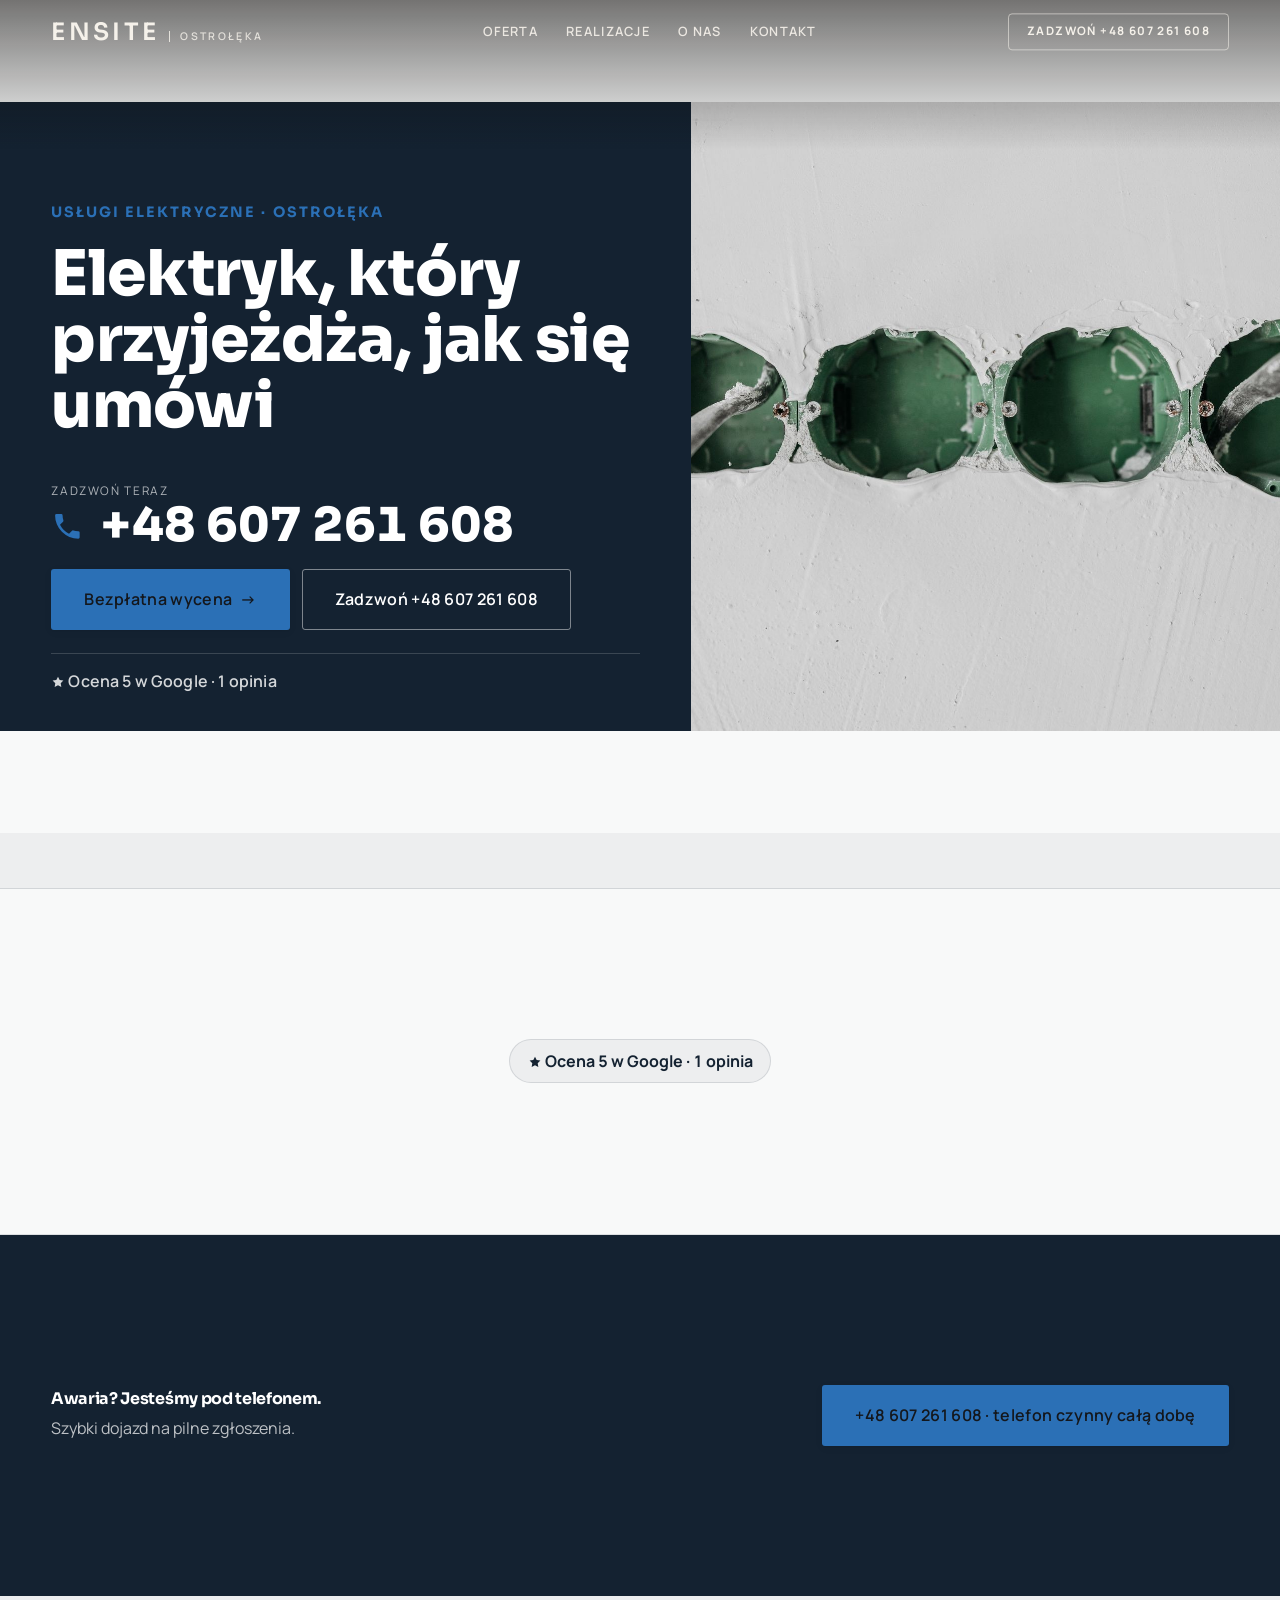
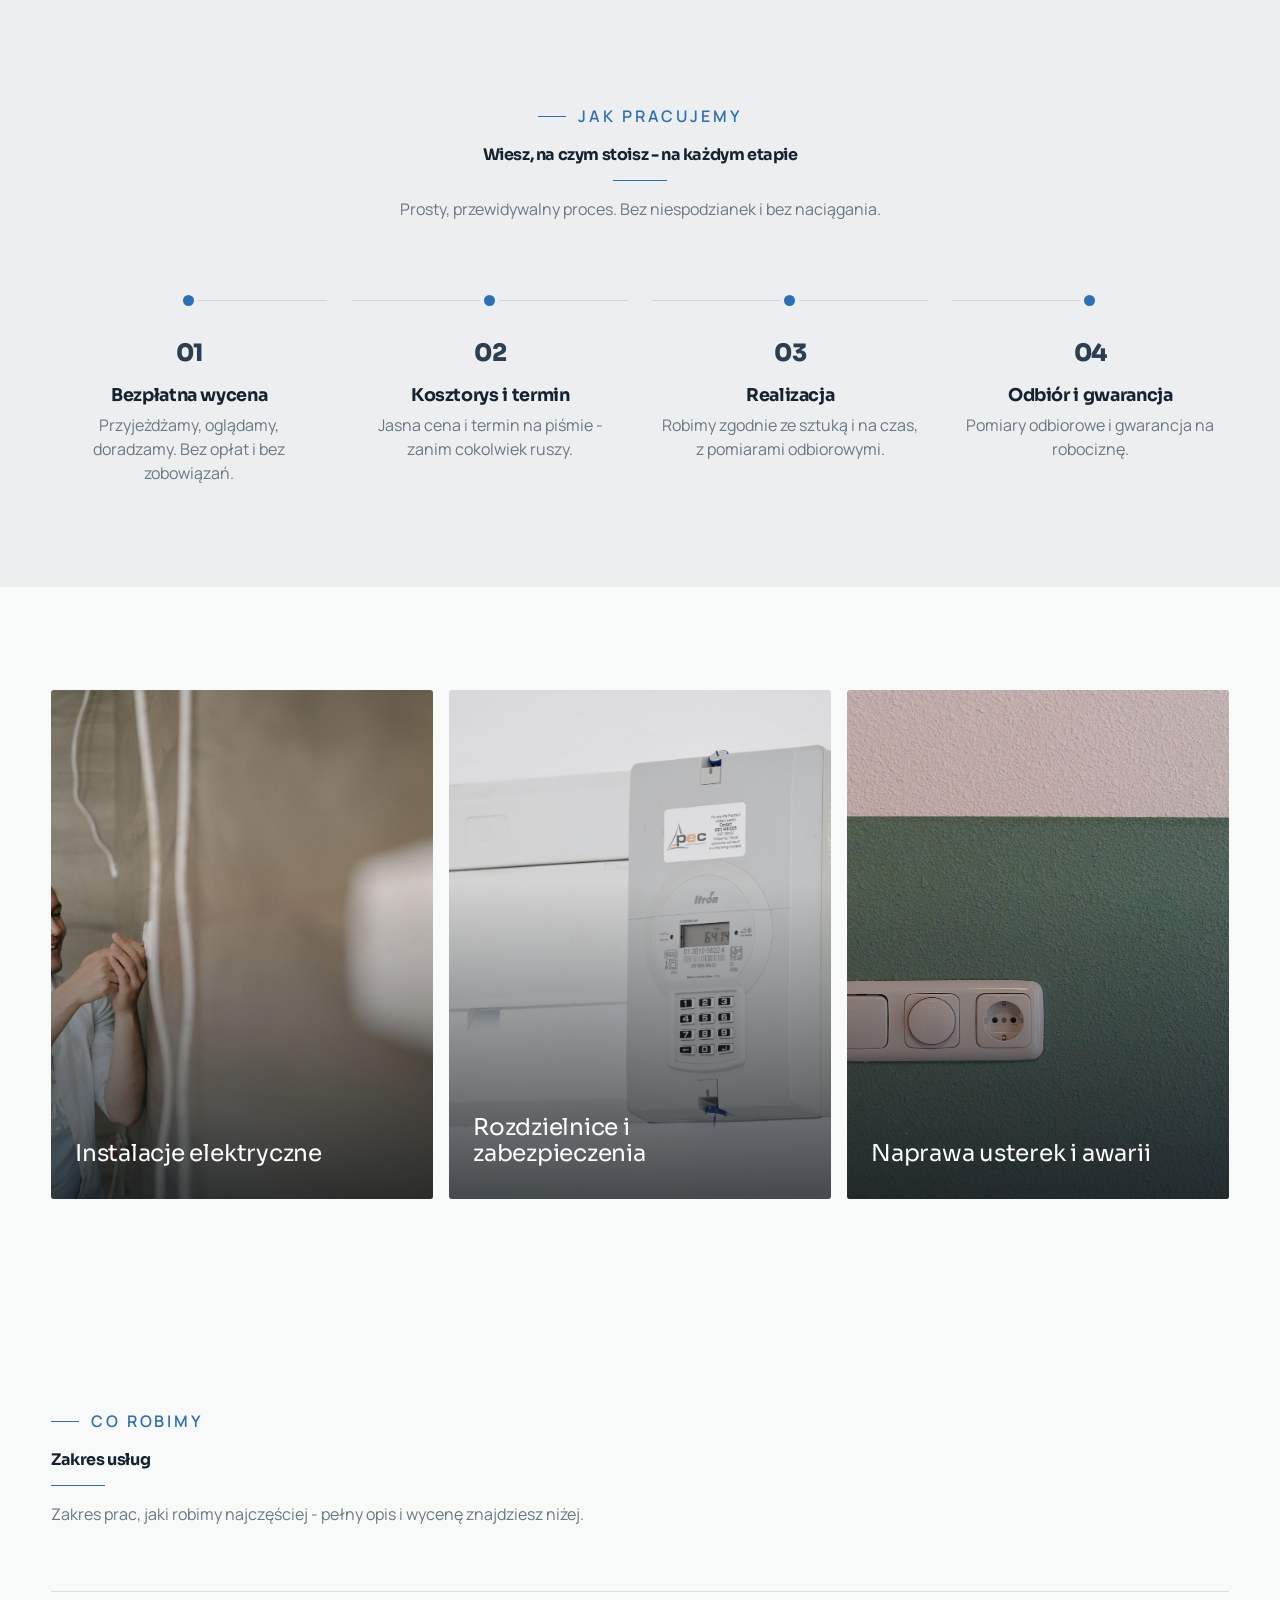
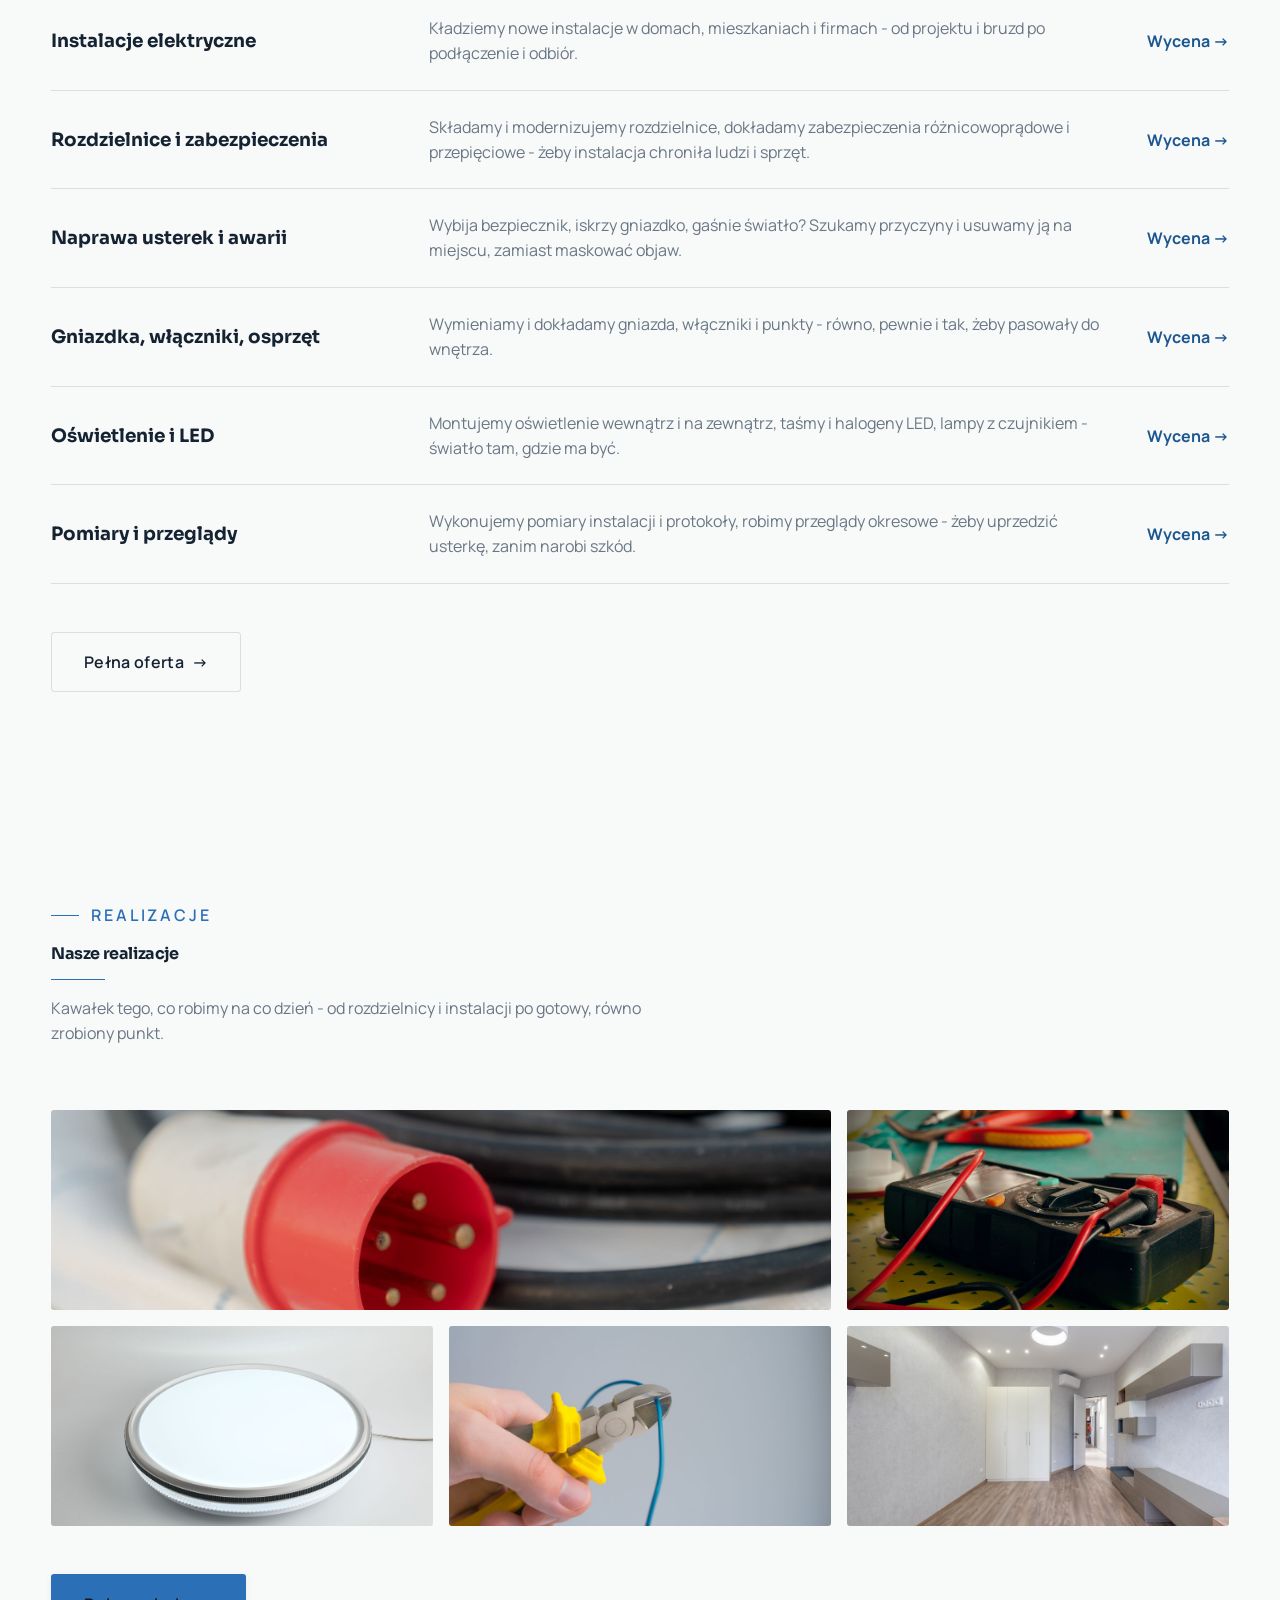
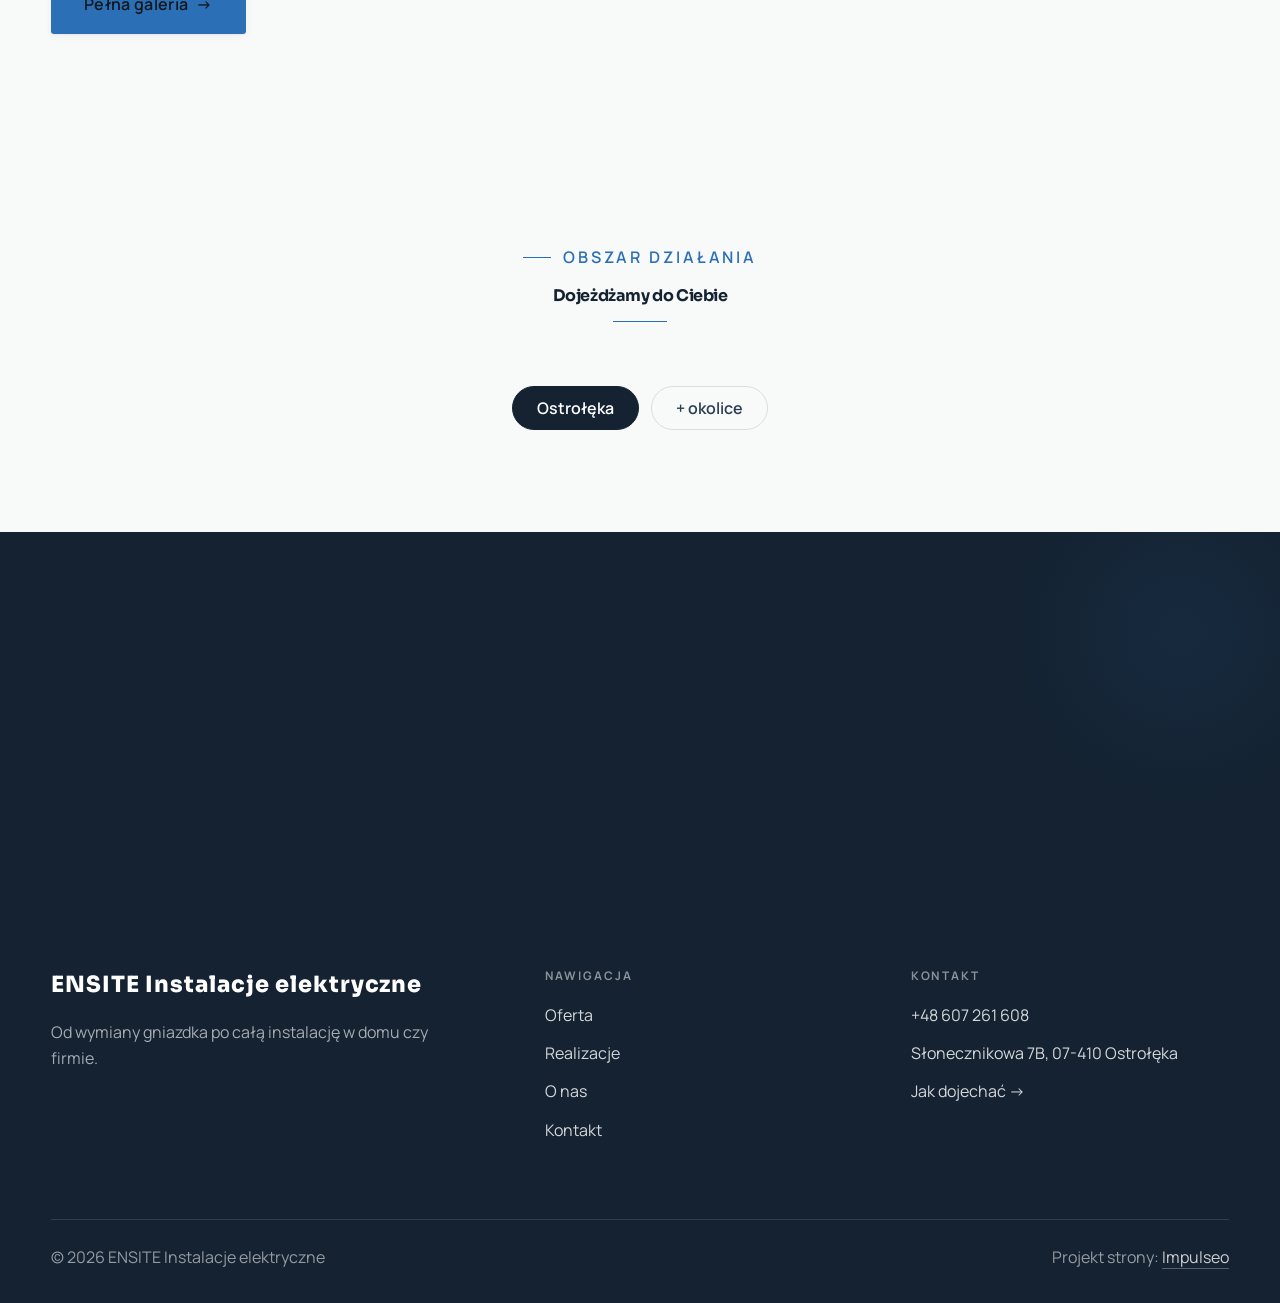
<file: index.html>
<!DOCTYPE html>
<html lang="pl">
<head>
<meta charset="UTF-8">
<meta name="viewport" content="width=device-width, initial-scale=1.0">
<title>ENSITE Instalacje elektryczne - Elektryk · Ostrołęka</title>
<meta name="description" content="ENSITE Instalacje elektryczne - usługi elektryczne, Ostrołęka i okolice. Instalacje, przyłącza, rozdzielnice, naprawa usterek i awarii, montaż oświetlenia i osprzętu. Pomiary i uprawnienia, wycena przed pracą, sprawny dojazd. Zadzwoń i umów termin.">
<link rel="preconnect" href="https://fonts.googleapis.com">
<link rel="preconnect" href="https://fonts.gstatic.com" crossorigin>
<link href="https://fonts.googleapis.com/css2?family=Sora:wght@600;700;800&family=Manrope:wght@400;500;600&display=swap" rel="stylesheet">
<link rel="stylesheet" href="assets/styles.css">
</head>
<body>

<header class="nav">
  <div class="wrap nav-inner">
    <a class="brand" href="index.html"><span class="name">ENSITE</span><span class="sub">Ostrołęka</span></a>
    <nav class="nav-links">
      <a href="oferta.html">Oferta</a>
      <a href="realizacje.html">Realizacje</a>
      <a href="o-nas.html">O nas</a>
      <a href="kontakt.html">Kontakt</a>
      <a href="tel:+48607261608" class="btn btn-accent">Zadzwoń +48 607 261 608</a>
    </nav>
    <button class="nav-toggle" aria-label="Menu"><span></span><span></span><span></span></button>
  </div>
</header>

<section class="hero-fach">
  <img class="hf-photo" src="img/hero.jpg" alt="ENSITE Instalacje elektryczne">
  <div class="hf-panel">
      <span class="hf-kicker">Usługi elektryczne · Ostrołęka</span>
      <h1 class="hf-title">Elektryk, który przyjeżdża, jak się umówi</h1>
      <a class="hf-phone" href="tel:+48607261608"><span class="hf-phone-lab">Zadzwoń teraz</span><span class="hf-phone-num"><svg class="ico-tel" width="16" height="16" viewBox="0 0 24 24" fill="none" aria-hidden="true"><path d="M6.6 10.8a15.5 15.5 0 0 0 6.6 6.6l2.2-2.2a1 1 0 0 1 1-.24 11.4 11.4 0 0 0 3.6.58 1 1 0 0 1 1 1V20a1 1 0 0 1-1 1A17 17 0 0 1 3 4a1 1 0 0 1 1-1h3.5a1 1 0 0 1 1 1c0 1.25.2 2.46.58 3.6a1 1 0 0 1-.25 1l-2.23 2.2Z" fill="currentColor"/></svg> +48 607 261 608</span></a>
      <div class="hf-actions">
        <a href="kontakt.html" class="btn btn-accent">Bezpłatna wycena <span class="arr">→</span></a>
        <a href="tel:+48607261608" class="btn btn-ghost hf-ghost">Zadzwoń +48 607 261 608</a>
      </div>
      <div class="hf-trust"><svg class="ico-star" width="14" height="14" viewBox="0 0 24 24" style="vertical-align:-2px" aria-hidden="true"><path d="M12 2.8l2.85 5.8 6.4.93-4.63 4.5 1.1 6.37L12 17.4l-5.72 3 1.1-6.37-4.63-4.5 6.4-.93L12 2.8Z" fill="currentColor"/></svg> Ocena 5 w Google · 1 opinia</div>
  </div>
</section>
<section class="fach-promise">
  <div class="wrap">
    <ul class="fp-row reveal"><li>Bezpłatna wycena</li><li>Dojazd: Ostrołęka i okolice</li><li>Gwarancja na robociznę</li></ul>
  </div>
</section>
<section class="trust-bar">
  <div class="wrap">
    <div class="tb-google reveal"><svg class="ico-star" width="14" height="14" viewBox="0 0 24 24" style="vertical-align:-2px" aria-hidden="true"><path d="M12 2.8l2.85 5.8 6.4.93-4.63 4.5 1.1 6.37L12 17.4l-5.72 3 1.1-6.37-4.63-4.5 6.4-.93L12 2.8Z" fill="currentColor"/></svg> Ocena 5 w Google · 1 opinia</div>
  </div>
</section>
<section class="awaria">
  <div class="wrap">
      <div class="reveal">
        <h3>Awaria? Jesteśmy pod telefonem.</h3>
        <p>Szybki dojazd na pilne zgłoszenia.</p>
      </div>
      <a class="btn btn-accent" href="tel:+48607261608">+48 607 261 608 · telefon czynny całą dobę</a>
  </div>
</section>
<section class="proces fachowcy">
  <div class="wrap">
    <div class="head center reveal">
      <span class="eyebrow">Jak pracujemy</span>
      <h2>Wiesz, na czym stoisz - na każdym etapie</h2>
      <p>Prosty, przewidywalny proces. Bez niespodzianek i bez naciągania.</p>
    </div>
    <ol class="proces-line">
      <li class="reveal"><span class="pno">01</span><h3>Bezpłatna wycena</h3><p>Przyjeżdżamy, oglądamy, doradzamy. Bez opłat i bez zobowiązań.</p></li>
      <li class="reveal"><span class="pno">02</span><h3>Kosztorys i termin</h3><p>Jasna cena i termin na piśmie - zanim cokolwiek ruszy.</p></li>
      <li class="reveal"><span class="pno">03</span><h3>Realizacja</h3><p>Robimy zgodnie ze sztuką i na czas, z pomiarami odbiorowymi.</p></li>
      <li class="reveal"><span class="pno">04</span><h3>Odbiór i gwarancja</h3><p>Pomiary odbiorowe i gwarancja na robociznę.</p></li>
    </ol>
  </div>
</section>
<section class="gateways-band">
  <div class="wrap">
    <div class="gateways">
      <a href="oferta.html" class="gateway reveal"><img src="img/g1.jpg" alt="Instalacje elektryczne" loading="lazy"><span class="g-ttl">Instalacje elektryczne</span></a>
      <a href="oferta.html" class="gateway reveal"><img src="img/g2.jpg" alt="Rozdzielnice i zabezpieczenia" loading="lazy"><span class="g-ttl">Rozdzielnice i zabezpieczenia</span></a>
      <a href="oferta.html" class="gateway reveal"><img src="img/g3.jpg" alt="Naprawa usterek i awarii" loading="lazy"><span class="g-ttl">Naprawa usterek i awarii</span></a>
    </div>
  </div>
</section>
<section class="fach-uslugi">
  <div class="wrap">
    <div class="head reveal">
      <span class="eyebrow">Co robimy</span>
      <h2>Zakres usług</h2>
      <p>Zakres prac, jaki robimy najczęściej - pełny opis i wycenę znajdziesz niżej.</p>
    </div>
    <ul class="fu-list">
      <li class="fu-row reveal"><div class="fu-name">Instalacje elektryczne</div><div class="fu-desc">Kładziemy nowe instalacje w domach, mieszkaniach i firmach - od projektu i bruzd po podłączenie i odbiór.</div><a class="fu-cta" href="kontakt.html">Wycena <span class="arr">→</span></a></li>
      <li class="fu-row reveal"><div class="fu-name">Rozdzielnice i zabezpieczenia</div><div class="fu-desc">Składamy i modernizujemy rozdzielnice, dokładamy zabezpieczenia różnicowoprądowe i przepięciowe - żeby instalacja chroniła ludzi i sprzęt.</div><a class="fu-cta" href="kontakt.html">Wycena <span class="arr">→</span></a></li>
      <li class="fu-row reveal"><div class="fu-name">Naprawa usterek i awarii</div><div class="fu-desc">Wybija bezpiecznik, iskrzy gniazdko, gaśnie światło? Szukamy przyczyny i usuwamy ją na miejscu, zamiast maskować objaw.</div><a class="fu-cta" href="kontakt.html">Wycena <span class="arr">→</span></a></li>
      <li class="fu-row reveal"><div class="fu-name">Gniazdka, włączniki, osprzęt</div><div class="fu-desc">Wymieniamy i dokładamy gniazda, włączniki i punkty - równo, pewnie i tak, żeby pasowały do wnętrza.</div><a class="fu-cta" href="kontakt.html">Wycena <span class="arr">→</span></a></li>
      <li class="fu-row reveal"><div class="fu-name">Oświetlenie i LED</div><div class="fu-desc">Montujemy oświetlenie wewnątrz i na zewnątrz, taśmy i halogeny LED, lampy z czujnikiem - światło tam, gdzie ma być.</div><a class="fu-cta" href="kontakt.html">Wycena <span class="arr">→</span></a></li>
      <li class="fu-row reveal"><div class="fu-name">Pomiary i przeglądy</div><div class="fu-desc">Wykonujemy pomiary instalacji i protokoły, robimy przeglądy okresowe - żeby uprzedzić usterkę, zanim narobi szkód.</div><a class="fu-cta" href="kontakt.html">Wycena <span class="arr">→</span></a></li>
    </ul>
    <div style="margin-top:var(--space-7)" class="reveal"><a href="oferta.html" class="btn btn-ghost">Pełna oferta <span class="arr">→</span></a></div>
  </div>
</section>
<section>
  <div class="wrap">
    <div class="head reveal">
      <span class="eyebrow">Realizacje</span>
      <h2>Nasze realizacje</h2>
      <p>Kawałek tego, co robimy na co dzień - od rozdzielnicy i instalacji po gotowy, równo zrobiony punkt.</p>
    </div>
    <div class="gallery">
      <div class="tile t-two3 reveal"><img src="img/g4.jpg" alt="Przyłącze i prace zewnętrzne" loading="lazy"><div class="cap">Przyłącze i prace zewnętrzne</div></div>
      <div class="tile t-third reveal"><img src="img/g5.jpg" alt="Pomiary i sprawdzenia" loading="lazy"><div class="cap">Pomiary i sprawdzenia</div></div>
      <div class="tile t-third reveal"><img src="img/g6.jpg" alt="Oświetlenie wnętrza" loading="lazy"><div class="cap">Oświetlenie wnętrza</div></div>
      <div class="tile t-third reveal"><img src="img/g7.jpg" alt="ENSITE Instalacje elektryczne" loading="lazy"></div>
      <div class="tile t-third reveal"><img src="img/g8.jpg" alt="ENSITE Instalacje elektryczne" loading="lazy"></div>
    </div>
    <div style="margin-top:var(--space-7)" class="reveal"><a href="realizacje.html" class="btn btn-accent">Pełna galeria <span class="arr">→</span></a></div>
  </div>
</section>
<section class="obszar">
  <div class="wrap">
    <div class="head center reveal">
      <span class="eyebrow">Obszar działania</span>
      <h2>Dojeżdżamy do Ciebie</h2>
    </div>
    <ul class="obszar-list reveal"><li class="is-home">Ostrołęka</li><li>+ okolice</li></ul>
  </div>
</section>
<section class="cta">
  <div class="wrap">
    <div class="reveal">
      <span class="eyebrow">Współpraca</span>
      <h2>Potrzebujesz fachowca? Wycenimy za darmo.</h2>
      <p>Zadzwoń lub napisz - przyjedziemy, obejrzymy i podamy jasną cenę. Bez zobowiązań.</p>
    </div>
    <div class="cta-actions reveal">
      <a href="kontakt.html" class="btn btn-light">Bezpłatna wycena <span class="arr">→</span></a>
      <a href="tel:+48607261608" class="btn btn-ghost" style="color:#fff;border-color:rgba(255,255,255,.3)">+48 607 261 608</a>
    </div>
  </div>
</section>

<footer>
  <div class="wrap">
    <div class="foot-grid">
      <div class="foot-brand">
        <div class="name">ENSITE Instalacje elektryczne</div>
        <p>Od wymiany gniazdka po całą instalację w domu czy firmie.</p>
      </div>
      <div class="foot-col">
        <h4>Nawigacja</h4>
        <a href="oferta.html">Oferta</a>
        <a href="realizacje.html">Realizacje</a>
        <a href="o-nas.html">O nas</a>
        <a href="kontakt.html">Kontakt</a>
      </div>
      <div class="foot-col">
        <h4>Kontakt</h4>
        <a href="tel:+48607261608">+48 607 261 608</a>
        <p>Słonecznikowa 7B, 07-410 Ostrołęka</p>
        <a href="https://maps.google.com/?cid=1458077893119664187&g_mp=CiVnb29nbGUubWFwcy5wbGFjZXMudjEuUGxhY2VzLkdldFBsYWNlEAIYBCAA" target="_blank" rel="noopener">Jak dojechać →</a>
      </div>
    </div>
    <div class="foot-bot">
      <span>© 2026 ENSITE Instalacje elektryczne</span>
      <span>Projekt strony: <a class="foot-credit" href="https://impulseo.pl" target="_blank" rel="noopener">Impulseo</a></span>
    </div>
  </div>
</footer>
<div class="sticky-call"><a class="sc-call" href="tel:+48607261608"><svg class="ico-tel" width="16" height="16" viewBox="0 0 24 24" fill="none" aria-hidden="true"><path d="M6.6 10.8a15.5 15.5 0 0 0 6.6 6.6l2.2-2.2a1 1 0 0 1 1-.24 11.4 11.4 0 0 0 3.6.58 1 1 0 0 1 1 1V20a1 1 0 0 1-1 1A17 17 0 0 1 3 4a1 1 0 0 1 1-1h3.5a1 1 0 0 1 1 1c0 1.25.2 2.46.58 3.6a1 1 0 0 1-.25 1l-2.23 2.2Z" fill="currentColor"/></svg> Zadzwoń</a><a class="sc-quote" href="kontakt.html">Bezpłatna wycena</a></div>

<script src="assets/main.js"></script>
</body>
</html>
</file>
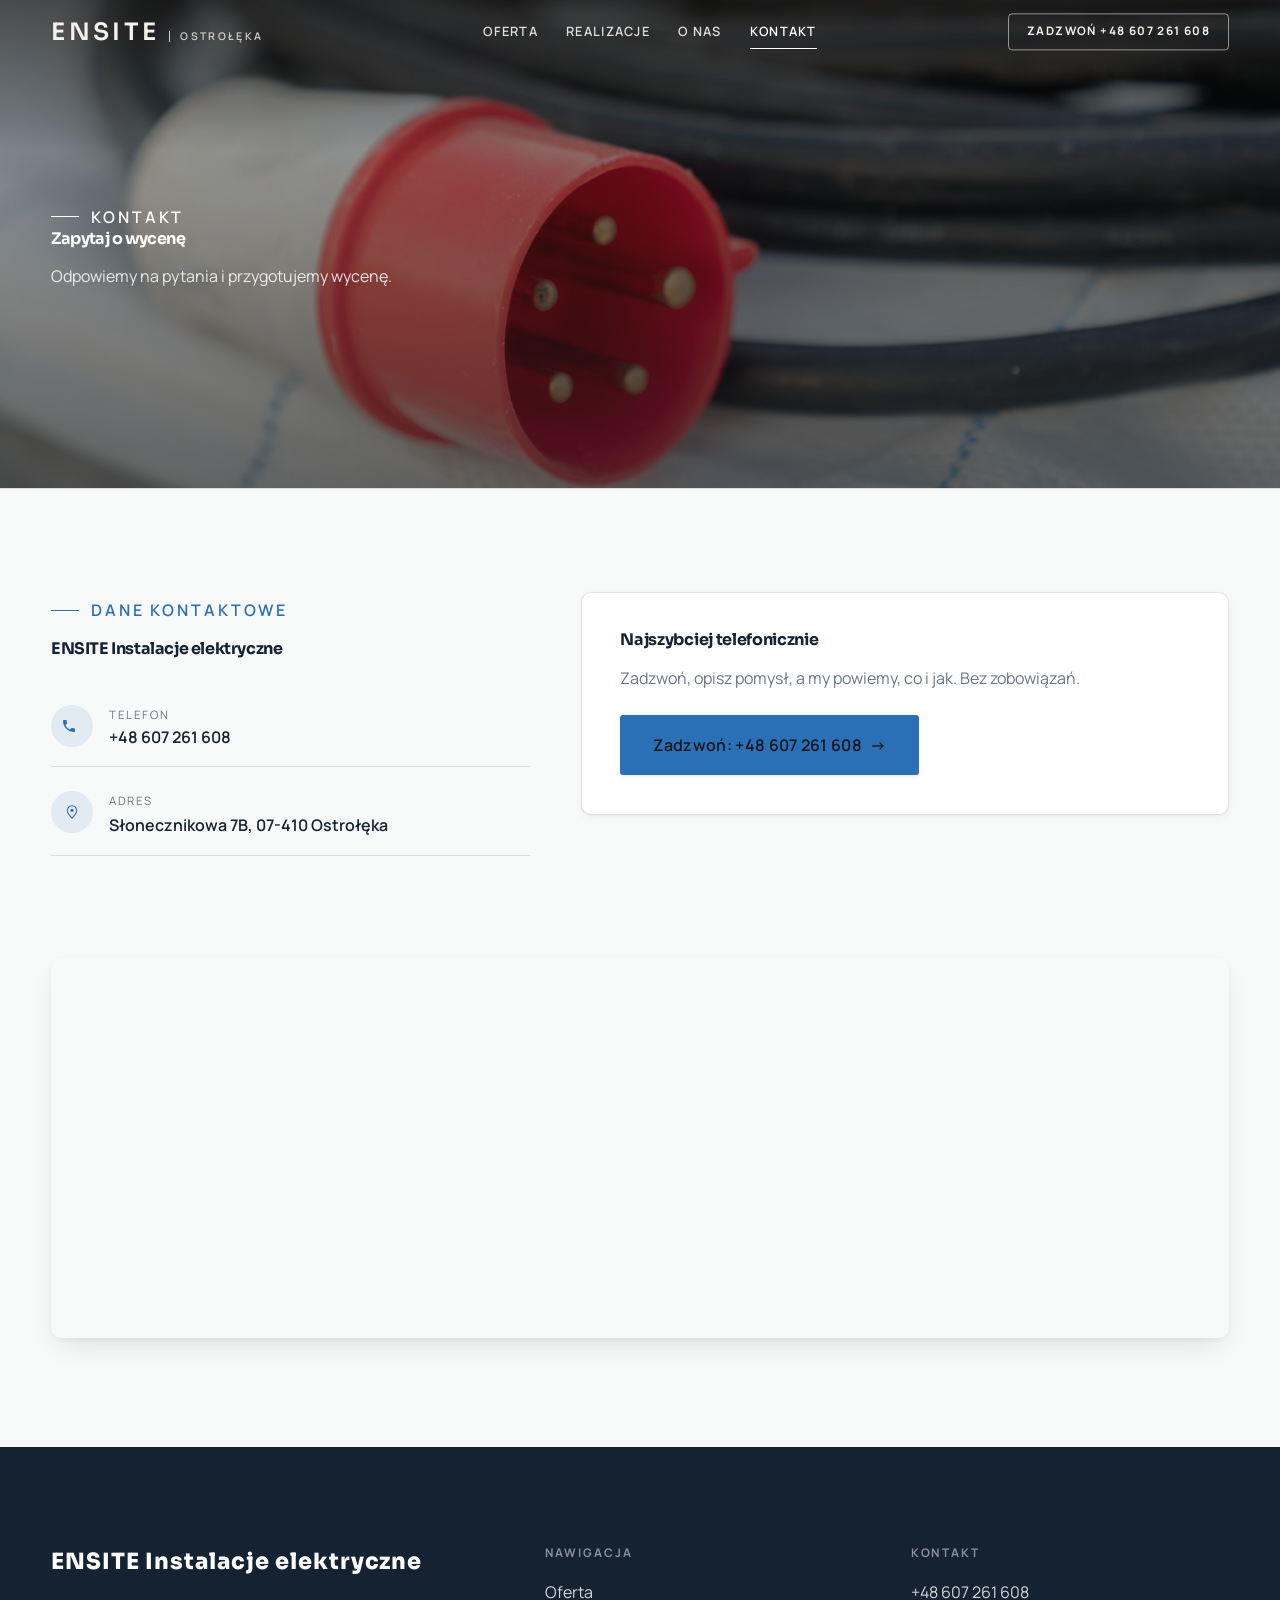
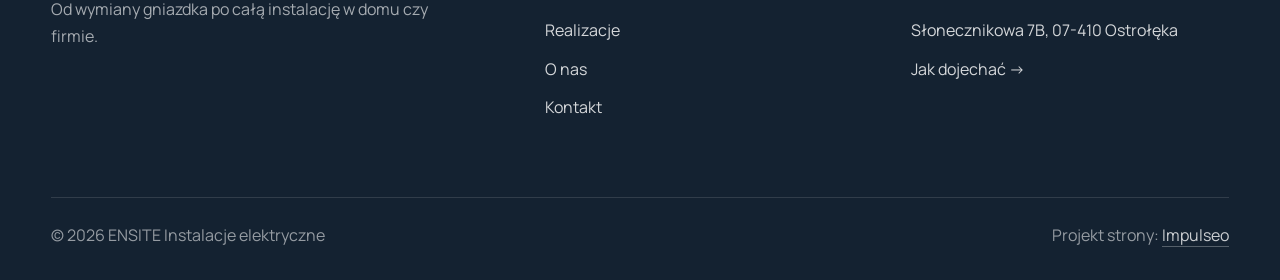
<file: kontakt.html>
<!DOCTYPE html>
<html lang="pl">
<head>
<meta charset="UTF-8">
<meta name="viewport" content="width=device-width, initial-scale=1.0">
<title>Kontakt - ENSITE Instalacje elektryczne</title>
<meta name="description" content="Kontakt ENSITE Instalacje elektryczne - Słonecznikowa 7B, 07-410 Ostrołęka">
<link rel="preconnect" href="https://fonts.googleapis.com">
<link rel="preconnect" href="https://fonts.gstatic.com" crossorigin>
<link href="https://fonts.googleapis.com/css2?family=Sora:wght@600;700;800&family=Manrope:wght@400;500;600&display=swap" rel="stylesheet">
<link rel="stylesheet" href="assets/styles.css">
</head>
<body>

<header class="nav">
  <div class="wrap nav-inner">
    <a class="brand" href="index.html"><span class="name">ENSITE</span><span class="sub">Ostrołęka</span></a>
    <nav class="nav-links">
      <a href="oferta.html">Oferta</a>
      <a href="realizacje.html">Realizacje</a>
      <a href="o-nas.html">O nas</a>
      <a href="kontakt.html" class="active">Kontakt</a>
      <a href="tel:+48607261608" class="btn btn-accent">Zadzwoń +48 607 261 608</a>
    </nav>
    <button class="nav-toggle" aria-label="Menu"><span></span><span></span><span></span></button>
  </div>
</header>

<section class="pagehead">
  <img src="img/g4.jpg" alt="ENSITE Instalacje elektryczne - Zapytaj o wycenę">
  <div class="wrap">
    <span class="eyebrow">Kontakt</span>
    <h1>Zapytaj o wycenę</h1>
    <p>Odpowiemy na pytania i przygotujemy wycenę.</p>
  </div>
</section>
<section>
  <div class="wrap contact-grid">
    <div class="reveal">
      <span class="eyebrow">Dane kontaktowe</span>
      <h2 style="margin:var(--space-4) 0 var(--space-6)">ENSITE Instalacje elektryczne</h2>
      <div class="info-list">
        <div class="info-row"><div class="ic"><svg class="ico-tel" width="16" height="16" viewBox="0 0 24 24" fill="none" aria-hidden="true"><path d="M6.6 10.8a15.5 15.5 0 0 0 6.6 6.6l2.2-2.2a1 1 0 0 1 1-.24 11.4 11.4 0 0 0 3.6.58 1 1 0 0 1 1 1V20a1 1 0 0 1-1 1A17 17 0 0 1 3 4a1 1 0 0 1 1-1h3.5a1 1 0 0 1 1 1c0 1.25.2 2.46.58 3.6a1 1 0 0 1-.25 1l-2.23 2.2Z" fill="currentColor"/></svg></div><div><div class="lbl">Telefon</div><a class="val" href="tel:+48607261608">+48 607 261 608</a></div></div>
        <div class="info-row"><div class="ic"><svg class="ico-pin" width="16" height="16" viewBox="0 0 24 24" fill="none" aria-hidden="true"><path d="M12 21s7-6.1 7-11.5A7 7 0 0 0 5 9.5C5 14.9 12 21 12 21Z" stroke="currentColor" stroke-width="1.6" fill="none"/><circle cx="12" cy="9.5" r="2.4" fill="currentColor"/></svg></div><div><div class="lbl">Adres</div><div class="val">Słonecznikowa 7B, 07-410 Ostrołęka</div></div></div>
      </div>
    </div>
    <div class="reveal">
      <div class="form">
        <h3 style="margin-bottom:var(--space-4)">Najszybciej telefonicznie</h3>
        <p class="muted" style="margin-bottom:var(--space-5)">Zadzwoń, opisz pomysł, a my powiemy, co i jak. Bez zobowiązań.</p>
        <a href="tel:+48607261608" class="btn btn-accent" style="justify-content:center">Zadzwoń: +48 607 261 608 <span class="arr">→</span></a>
      </div>
    </div>
  </div>
</section>
<section style="padding-top:0">
  <div class="wrap reveal">
    <iframe class="map" title="ENSITE Instalacje elektryczne - Ostrołęka" src="https://maps.google.com/maps?q=53.0658933%2C21.5706483&z=15&output=embed" loading="lazy" referrerpolicy="no-referrer-when-downgrade"></iframe>
  </div>
</section>

<footer>
  <div class="wrap">
    <div class="foot-grid">
      <div class="foot-brand">
        <div class="name">ENSITE Instalacje elektryczne</div>
        <p>Od wymiany gniazdka po całą instalację w domu czy firmie.</p>
      </div>
      <div class="foot-col">
        <h4>Nawigacja</h4>
        <a href="oferta.html">Oferta</a>
        <a href="realizacje.html">Realizacje</a>
        <a href="o-nas.html">O nas</a>
        <a href="kontakt.html">Kontakt</a>
      </div>
      <div class="foot-col">
        <h4>Kontakt</h4>
        <a href="tel:+48607261608">+48 607 261 608</a>
        <p>Słonecznikowa 7B, 07-410 Ostrołęka</p>
        <a href="https://maps.google.com/?cid=1458077893119664187&g_mp=CiVnb29nbGUubWFwcy5wbGFjZXMudjEuUGxhY2VzLkdldFBsYWNlEAIYBCAA" target="_blank" rel="noopener">Jak dojechać →</a>
      </div>
    </div>
    <div class="foot-bot">
      <span>© 2026 ENSITE Instalacje elektryczne</span>
      <span>Projekt strony: <a class="foot-credit" href="https://impulseo.pl" target="_blank" rel="noopener">Impulseo</a></span>
    </div>
  </div>
</footer>
<div class="sticky-call"><a class="sc-call" href="tel:+48607261608"><svg class="ico-tel" width="16" height="16" viewBox="0 0 24 24" fill="none" aria-hidden="true"><path d="M6.6 10.8a15.5 15.5 0 0 0 6.6 6.6l2.2-2.2a1 1 0 0 1 1-.24 11.4 11.4 0 0 0 3.6.58 1 1 0 0 1 1 1V20a1 1 0 0 1-1 1A17 17 0 0 1 3 4a1 1 0 0 1 1-1h3.5a1 1 0 0 1 1 1c0 1.25.2 2.46.58 3.6a1 1 0 0 1-.25 1l-2.23 2.2Z" fill="currentColor"/></svg> Zadzwoń</a><a class="sc-quote" href="kontakt.html">Bezpłatna wycena</a></div>

<script src="assets/main.js"></script>
</body>
</html>
</file>
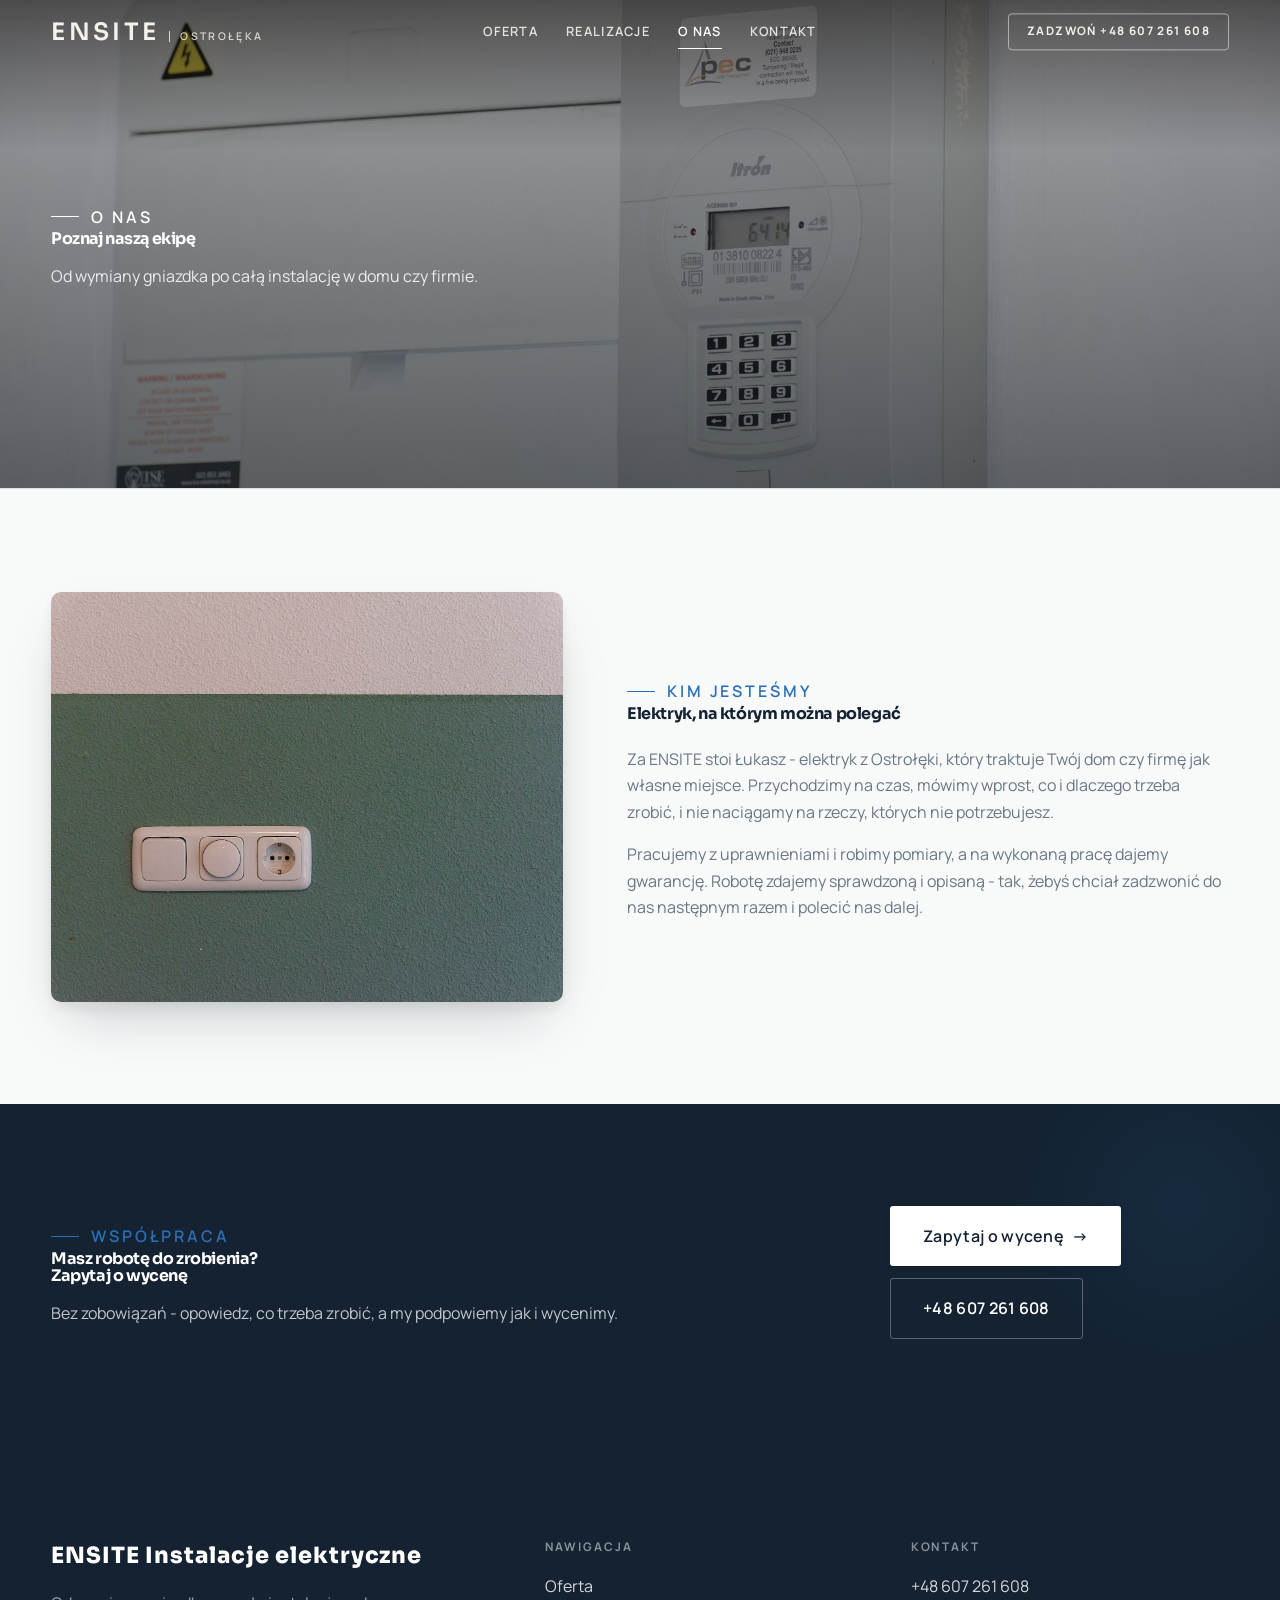
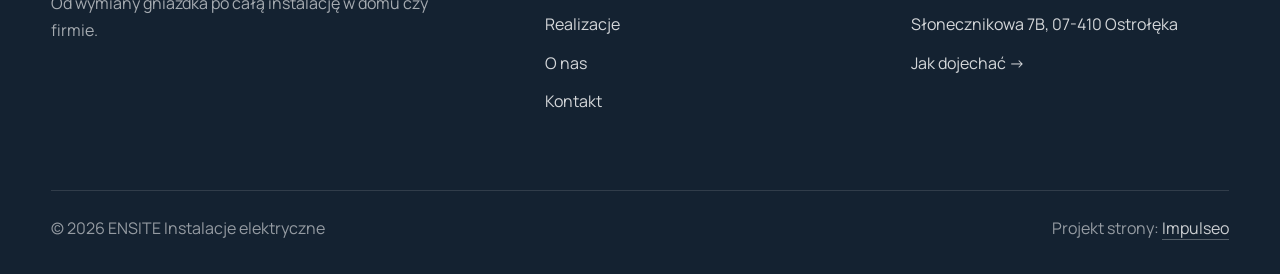
<file: o-nas.html>
<!DOCTYPE html>
<html lang="pl">
<head>
<meta charset="UTF-8">
<meta name="viewport" content="width=device-width, initial-scale=1.0">
<title>O nas - ENSITE Instalacje elektryczne</title>
<meta name="description" content="ENSITE Instalacje elektryczne - usługi elektryczne, Ostrołęka i okolice. Instalacje, przyłącza, rozdzielnice, naprawa usterek i awarii, montaż oświetlenia i osprzętu. Pomiary i uprawnienia, wycena przed pracą, sprawny dojazd. Zadzwoń i umów termin.">
<link rel="preconnect" href="https://fonts.googleapis.com">
<link rel="preconnect" href="https://fonts.gstatic.com" crossorigin>
<link href="https://fonts.googleapis.com/css2?family=Sora:wght@600;700;800&family=Manrope:wght@400;500;600&display=swap" rel="stylesheet">
<link rel="stylesheet" href="assets/styles.css">
</head>
<body>

<header class="nav">
  <div class="wrap nav-inner">
    <a class="brand" href="index.html"><span class="name">ENSITE</span><span class="sub">Ostrołęka</span></a>
    <nav class="nav-links">
      <a href="oferta.html">Oferta</a>
      <a href="realizacje.html">Realizacje</a>
      <a href="o-nas.html" class="active">O nas</a>
      <a href="kontakt.html">Kontakt</a>
      <a href="tel:+48607261608" class="btn btn-accent">Zadzwoń +48 607 261 608</a>
    </nav>
    <button class="nav-toggle" aria-label="Menu"><span></span><span></span><span></span></button>
  </div>
</header>

<section class="pagehead">
  <img src="img/g2.jpg" alt="ENSITE Instalacje elektryczne - Poznaj naszą ekipę">
  <div class="wrap">
    <span class="eyebrow">O nas</span>
    <h1>Poznaj naszą ekipę</h1>
    <p>Od wymiany gniazdka po całą instalację w domu czy firmie.</p>
  </div>
</section>
<section>
  <div class="wrap split">
    <div class="split-art reveal"><img src="img/g3.jpg" alt="ENSITE Instalacje elektryczne" loading="lazy"></div>
    <div class="split-copy reveal">
      <span class="eyebrow">Kim jesteśmy</span>
      <h2>Elektryk, na którym można polegać</h2>
      <p class="muted">Za ENSITE stoi Łukasz - elektryk z Ostrołęki, który traktuje Twój dom czy firmę jak własne miejsce. Przychodzimy na czas, mówimy wprost, co i dlaczego trzeba zrobić, i nie naciągamy na rzeczy, których nie potrzebujesz.</p>
      <p class="muted">Pracujemy z uprawnieniami i robimy pomiary, a na wykonaną pracę dajemy gwarancję. Robotę zdajemy sprawdzoną i opisaną - tak, żebyś chciał zadzwonić do nas następnym razem i polecić nas dalej.</p>
    </div>
  </div>
</section>


<section class="cta">
  <div class="wrap">
    <div class="reveal">
      <span class="eyebrow">Współpraca</span>
      <h2>Masz robotę do zrobienia? Zapytaj o wycenę</h2>
      <p>Bez zobowiązań - opowiedz, co trzeba zrobić, a my podpowiemy jak i wycenimy.</p>
    </div>
    <div class="cta-actions reveal">
      <a href="kontakt.html" class="btn btn-light">Zapytaj o wycenę <span class="arr">→</span></a>
      <a href="tel:+48607261608" class="btn btn-ghost" style="color:#fff;border-color:rgba(255,255,255,.3)">+48 607 261 608</a>
    </div>
  </div>
</section>

<footer>
  <div class="wrap">
    <div class="foot-grid">
      <div class="foot-brand">
        <div class="name">ENSITE Instalacje elektryczne</div>
        <p>Od wymiany gniazdka po całą instalację w domu czy firmie.</p>
      </div>
      <div class="foot-col">
        <h4>Nawigacja</h4>
        <a href="oferta.html">Oferta</a>
        <a href="realizacje.html">Realizacje</a>
        <a href="o-nas.html">O nas</a>
        <a href="kontakt.html">Kontakt</a>
      </div>
      <div class="foot-col">
        <h4>Kontakt</h4>
        <a href="tel:+48607261608">+48 607 261 608</a>
        <p>Słonecznikowa 7B, 07-410 Ostrołęka</p>
        <a href="https://maps.google.com/?cid=1458077893119664187&g_mp=CiVnb29nbGUubWFwcy5wbGFjZXMudjEuUGxhY2VzLkdldFBsYWNlEAIYBCAA" target="_blank" rel="noopener">Jak dojechać →</a>
      </div>
    </div>
    <div class="foot-bot">
      <span>© 2026 ENSITE Instalacje elektryczne</span>
      <span>Projekt strony: <a class="foot-credit" href="https://impulseo.pl" target="_blank" rel="noopener">Impulseo</a></span>
    </div>
  </div>
</footer>
<div class="sticky-call"><a class="sc-call" href="tel:+48607261608"><svg class="ico-tel" width="16" height="16" viewBox="0 0 24 24" fill="none" aria-hidden="true"><path d="M6.6 10.8a15.5 15.5 0 0 0 6.6 6.6l2.2-2.2a1 1 0 0 1 1-.24 11.4 11.4 0 0 0 3.6.58 1 1 0 0 1 1 1V20a1 1 0 0 1-1 1A17 17 0 0 1 3 4a1 1 0 0 1 1-1h3.5a1 1 0 0 1 1 1c0 1.25.2 2.46.58 3.6a1 1 0 0 1-.25 1l-2.23 2.2Z" fill="currentColor"/></svg> Zadzwoń</a><a class="sc-quote" href="kontakt.html">Bezpłatna wycena</a></div>

<script src="assets/main.js"></script>
</body>
</html>
</file>
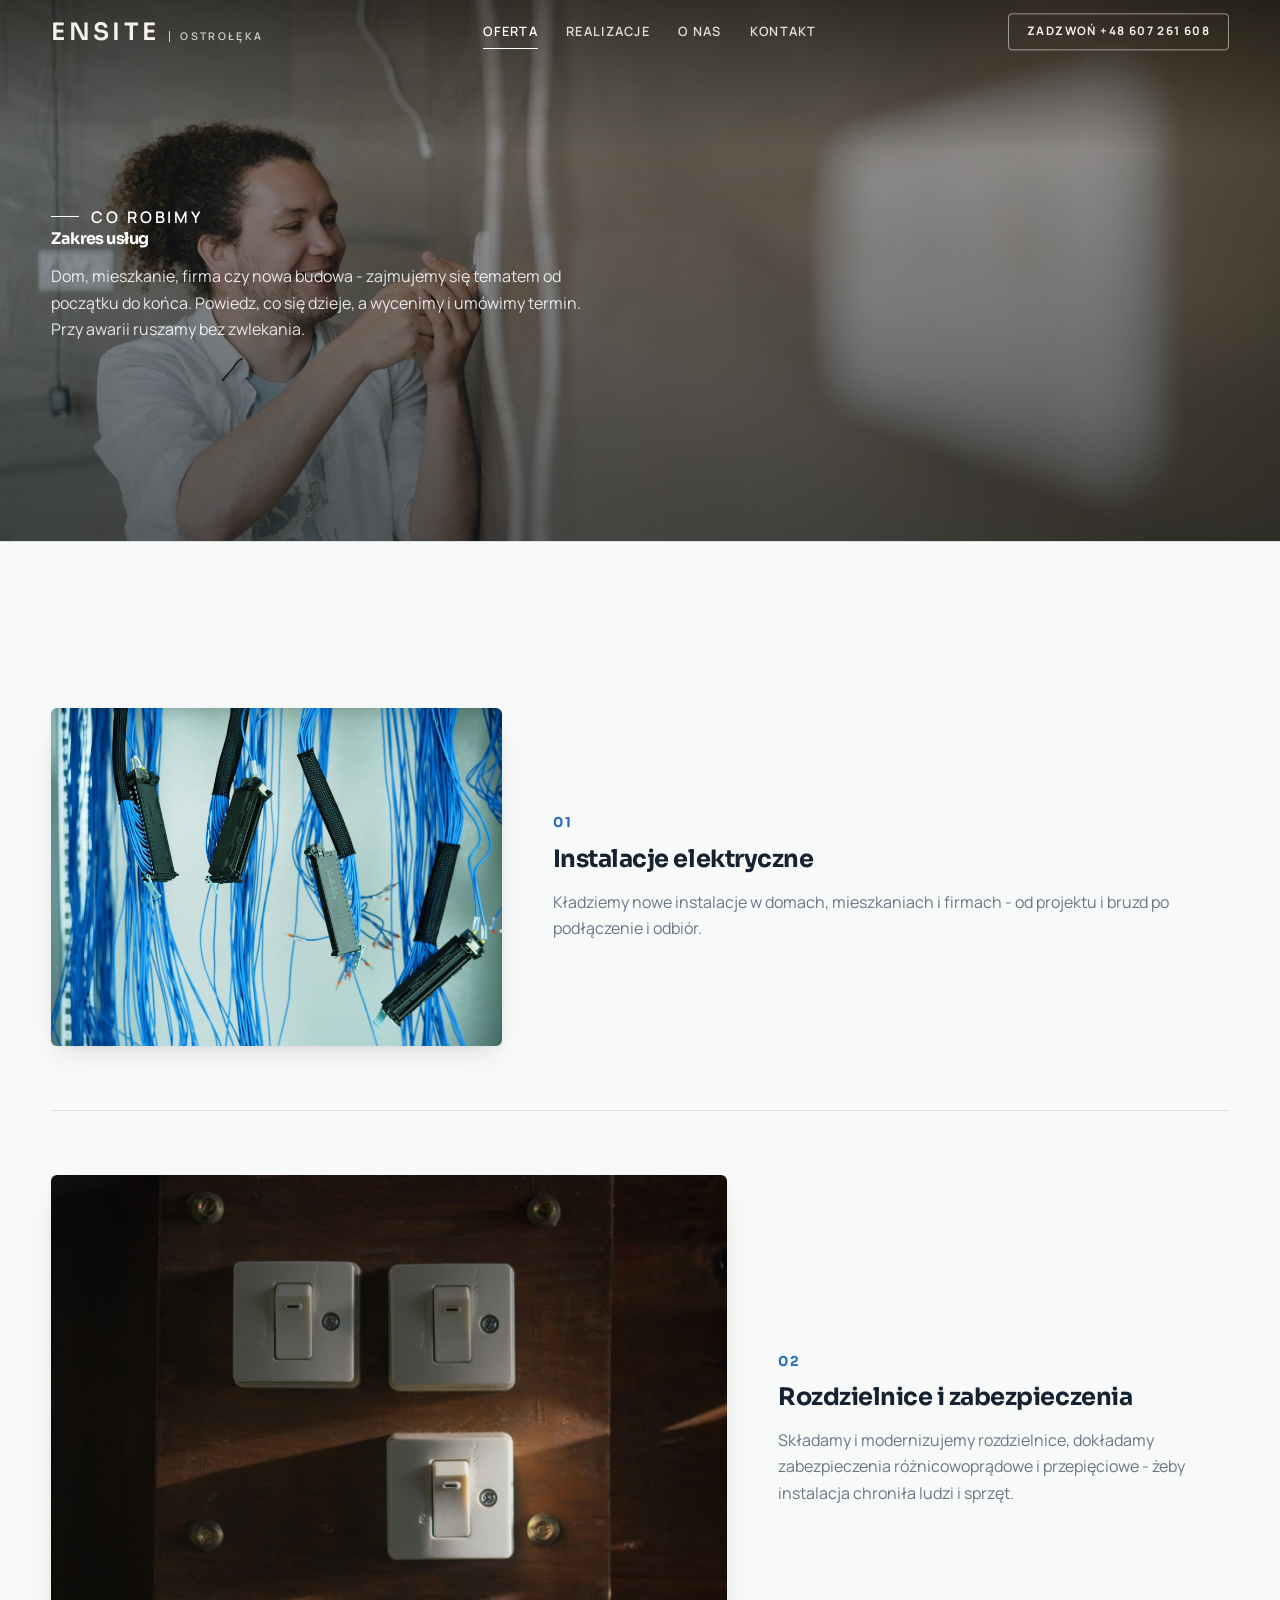
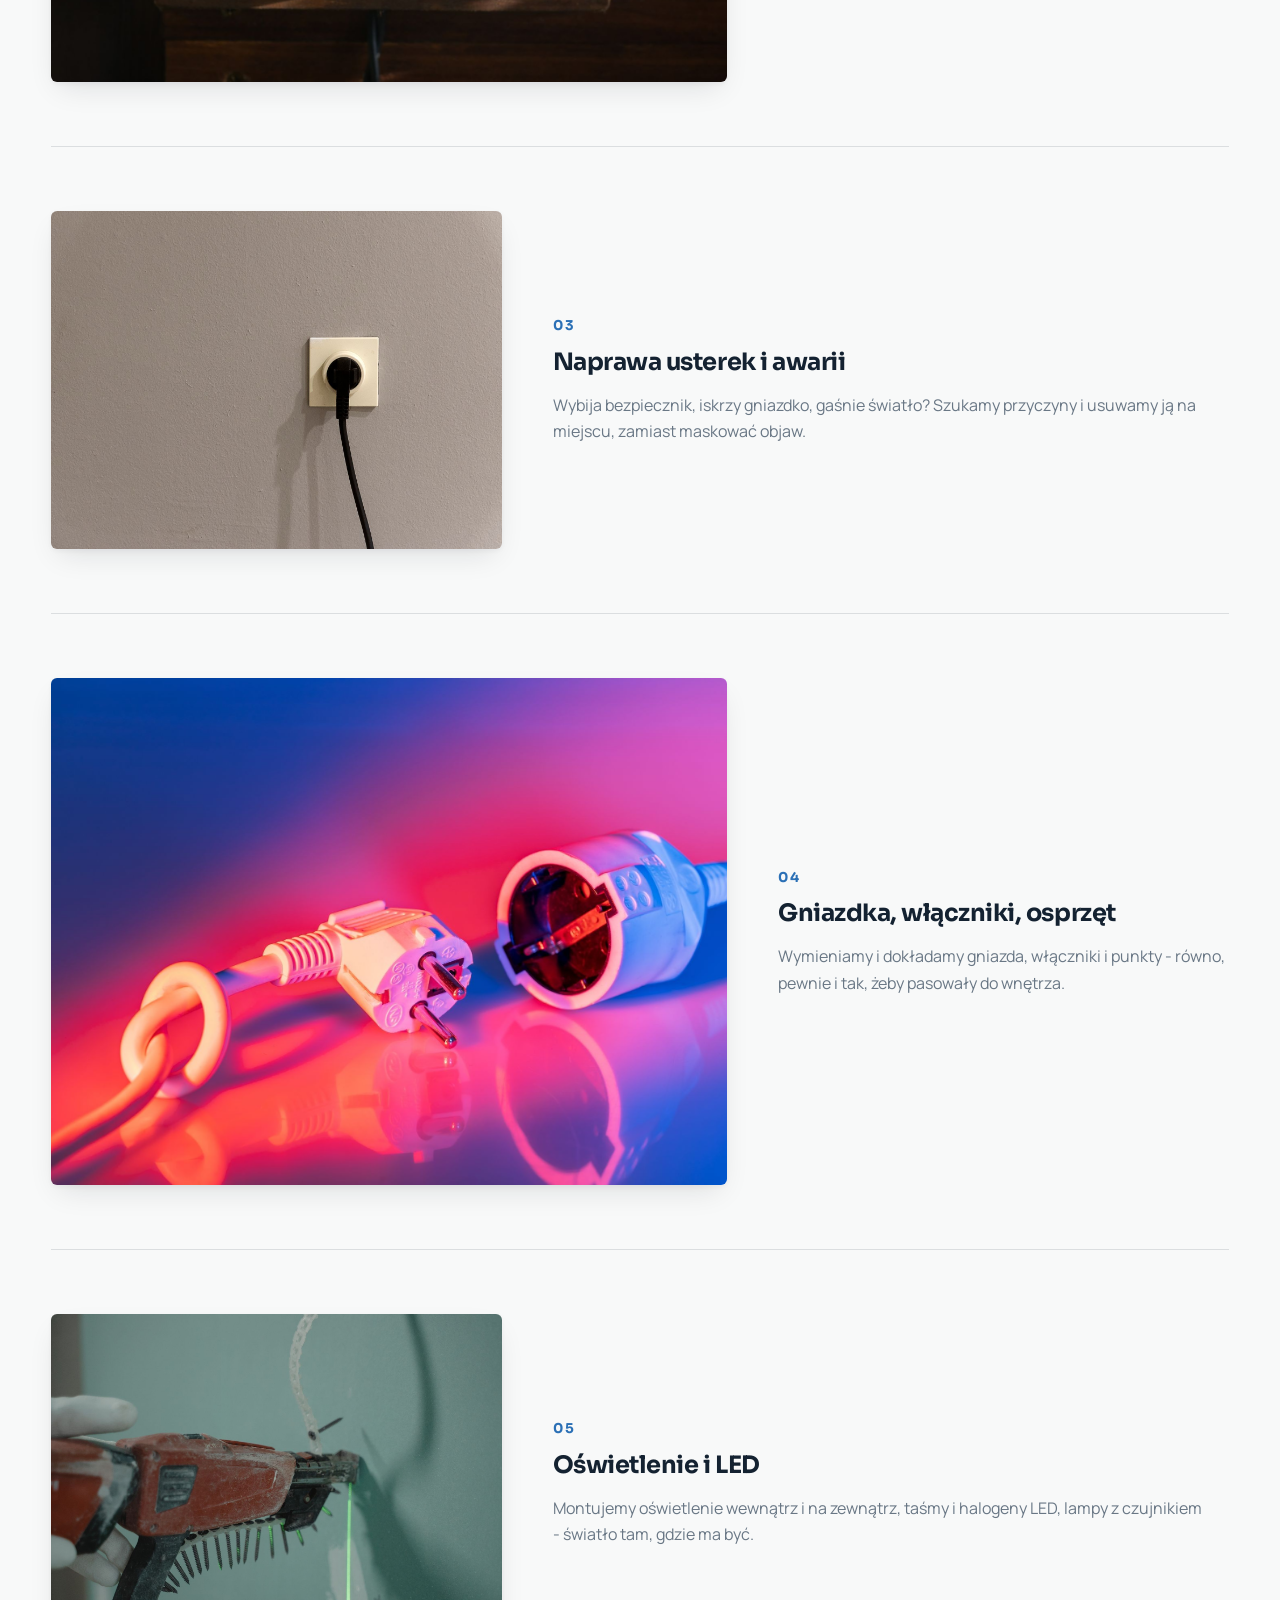
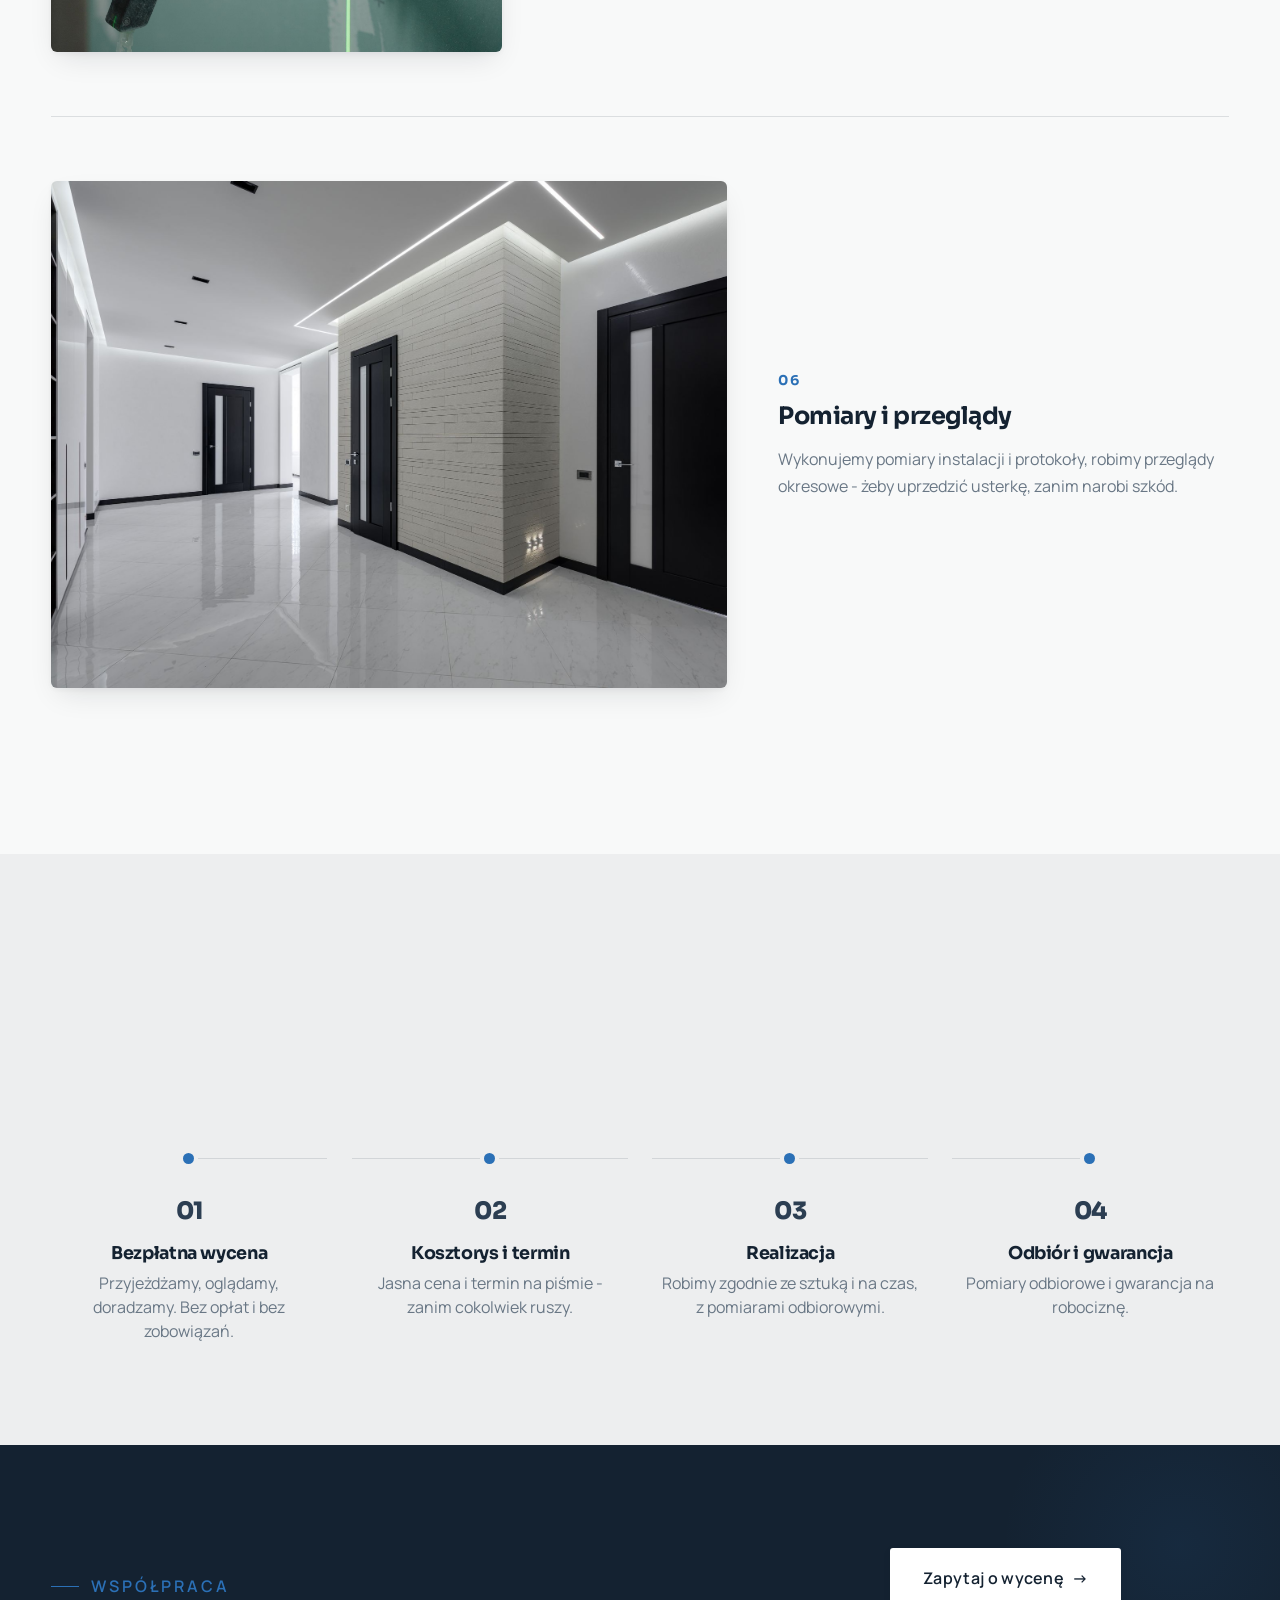
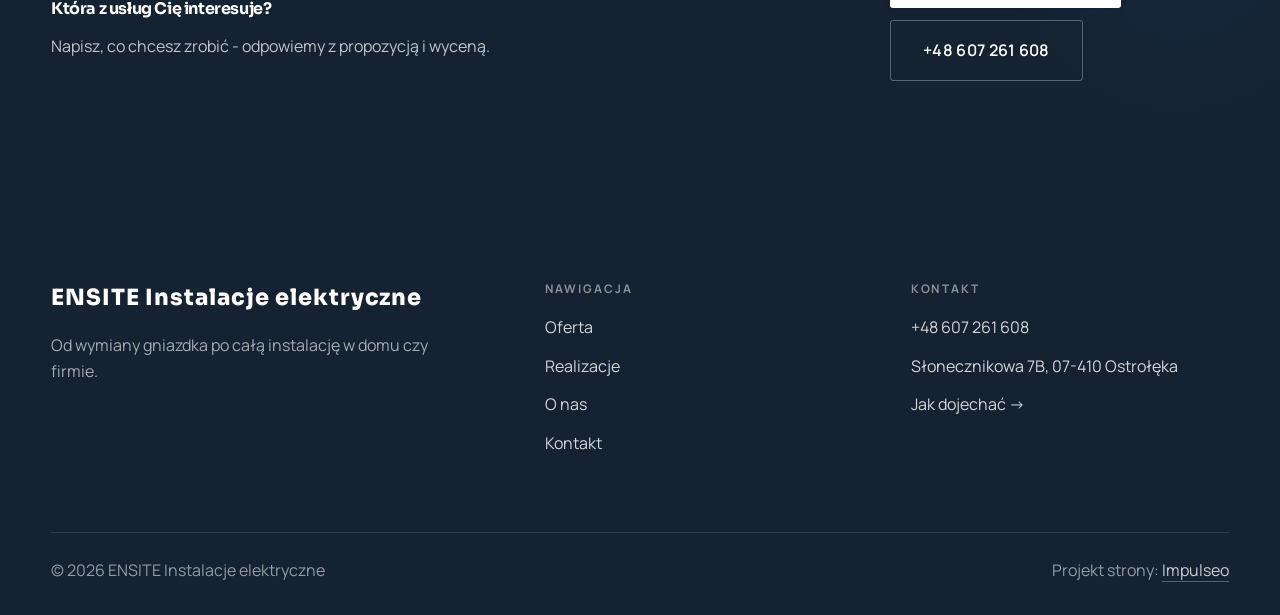
<file: oferta.html>
<!DOCTYPE html>
<html lang="pl">
<head>
<meta charset="UTF-8">
<meta name="viewport" content="width=device-width, initial-scale=1.0">
<title>Oferta - ENSITE Instalacje elektryczne</title>
<meta name="description" content="ENSITE Instalacje elektryczne - usługi elektryczne, Ostrołęka i okolice. Instalacje, przyłącza, rozdzielnice, naprawa usterek i awarii, montaż oświetlenia i osprzętu. Pomiary i uprawnienia, wycena przed pracą, sprawny dojazd. Zadzwoń i umów termin.">
<link rel="preconnect" href="https://fonts.googleapis.com">
<link rel="preconnect" href="https://fonts.gstatic.com" crossorigin>
<link href="https://fonts.googleapis.com/css2?family=Sora:wght@600;700;800&family=Manrope:wght@400;500;600&display=swap" rel="stylesheet">
<link rel="stylesheet" href="assets/styles.css">
</head>
<body>

<header class="nav">
  <div class="wrap nav-inner">
    <a class="brand" href="index.html"><span class="name">ENSITE</span><span class="sub">Ostrołęka</span></a>
    <nav class="nav-links">
      <a href="oferta.html" class="active">Oferta</a>
      <a href="realizacje.html">Realizacje</a>
      <a href="o-nas.html">O nas</a>
      <a href="kontakt.html">Kontakt</a>
      <a href="tel:+48607261608" class="btn btn-accent">Zadzwoń +48 607 261 608</a>
    </nav>
    <button class="nav-toggle" aria-label="Menu"><span></span><span></span><span></span></button>
  </div>
</header>

<section class="pagehead">
  <img src="img/g1.jpg" alt="ENSITE Instalacje elektryczne - Zakres usług">
  <div class="wrap">
    <span class="eyebrow">Co robimy</span>
    <h1>Zakres usług</h1>
    <p>Dom, mieszkanie, firma czy nowa budowa - zajmujemy się tematem od początku do końca. Powiedz, co się dzieje, a wycenimy i umówimy termin. Przy awarii ruszamy bez zwlekania.</p>
  </div>
</section>
<section>
  <div class="wrap">
    <div class="svc-row reveal">
      <div class="svc-row-art"><img src="img/g10.jpg" alt="Instalacje elektryczne" loading="lazy"></div>
      <div>
        <span class="num">01</span>
        <h3>Instalacje elektryczne</h3>
        <p class="muted">Kładziemy nowe instalacje w domach, mieszkaniach i firmach - od projektu i bruzd po podłączenie i odbiór.</p>
      </div>
    </div>
    <div class="svc-row rev reveal">
      <div class="svc-row-art"><img src="img/g11.jpg" alt="Rozdzielnice i zabezpieczenia" loading="lazy"></div>
      <div>
        <span class="num">02</span>
        <h3>Rozdzielnice i zabezpieczenia</h3>
        <p class="muted">Składamy i modernizujemy rozdzielnice, dokładamy zabezpieczenia różnicowoprądowe i przepięciowe - żeby instalacja chroniła ludzi i sprzęt.</p>
      </div>
    </div>
    <div class="svc-row reveal">
      <div class="svc-row-art"><img src="img/g12.jpg" alt="Naprawa usterek i awarii" loading="lazy"></div>
      <div>
        <span class="num">03</span>
        <h3>Naprawa usterek i awarii</h3>
        <p class="muted">Wybija bezpiecznik, iskrzy gniazdko, gaśnie światło? Szukamy przyczyny i usuwamy ją na miejscu, zamiast maskować objaw.</p>
      </div>
    </div>
    <div class="svc-row rev reveal">
      <div class="svc-row-art"><img src="img/g13.jpg" alt="Gniazdka, włączniki, osprzęt" loading="lazy"></div>
      <div>
        <span class="num">04</span>
        <h3>Gniazdka, włączniki, osprzęt</h3>
        <p class="muted">Wymieniamy i dokładamy gniazda, włączniki i punkty - równo, pewnie i tak, żeby pasowały do wnętrza.</p>
      </div>
    </div>
    <div class="svc-row reveal">
      <div class="svc-row-art"><img src="img/g14.jpg" alt="Oświetlenie i LED" loading="lazy"></div>
      <div>
        <span class="num">05</span>
        <h3>Oświetlenie i LED</h3>
        <p class="muted">Montujemy oświetlenie wewnątrz i na zewnątrz, taśmy i halogeny LED, lampy z czujnikiem - światło tam, gdzie ma być.</p>
      </div>
    </div>
    <div class="svc-row rev reveal">
      <div class="svc-row-art"><img src="img/about.jpg" alt="Pomiary i przeglądy" loading="lazy"></div>
      <div>
        <span class="num">06</span>
        <h3>Pomiary i przeglądy</h3>
        <p class="muted">Wykonujemy pomiary instalacji i protokoły, robimy przeglądy okresowe - żeby uprzedzić usterkę, zanim narobi szkód.</p>
      </div>
    </div>
  </div>
</section>
<section class="proces">
  <div class="wrap">
    <div class="head center reveal">
      <span class="eyebrow">Jak pracujemy</span>
      <h2>Wiesz, na czym stoisz - na każdym etapie</h2>
      <p>Prosty, przewidywalny proces. Bez niespodzianek i bez naciągania.</p>
    </div>
    <ol class="proces-line">
      <li class="reveal"><span class="pno">01</span><h3>Bezpłatna wycena</h3><p>Przyjeżdżamy, oglądamy, doradzamy. Bez opłat i bez zobowiązań.</p></li>
      <li class="reveal"><span class="pno">02</span><h3>Kosztorys i termin</h3><p>Jasna cena i termin na piśmie - zanim cokolwiek ruszy.</p></li>
      <li class="reveal"><span class="pno">03</span><h3>Realizacja</h3><p>Robimy zgodnie ze sztuką i na czas, z pomiarami odbiorowymi.</p></li>
      <li class="reveal"><span class="pno">04</span><h3>Odbiór i gwarancja</h3><p>Pomiary odbiorowe i gwarancja na robociznę.</p></li>
    </ol>
  </div>
</section>
<section class="cta">
  <div class="wrap">
    <div class="reveal">
      <span class="eyebrow">Współpraca</span>
      <h2>Która z usług Cię interesuje?</h2>
      <p>Napisz, co chcesz zrobić - odpowiemy z propozycją i wyceną.</p>
    </div>
    <div class="cta-actions reveal">
      <a href="kontakt.html" class="btn btn-light">Zapytaj o wycenę <span class="arr">→</span></a>
      <a href="tel:+48607261608" class="btn btn-ghost" style="color:#fff;border-color:rgba(255,255,255,.3)">+48 607 261 608</a>
    </div>
  </div>
</section>

<footer>
  <div class="wrap">
    <div class="foot-grid">
      <div class="foot-brand">
        <div class="name">ENSITE Instalacje elektryczne</div>
        <p>Od wymiany gniazdka po całą instalację w domu czy firmie.</p>
      </div>
      <div class="foot-col">
        <h4>Nawigacja</h4>
        <a href="oferta.html">Oferta</a>
        <a href="realizacje.html">Realizacje</a>
        <a href="o-nas.html">O nas</a>
        <a href="kontakt.html">Kontakt</a>
      </div>
      <div class="foot-col">
        <h4>Kontakt</h4>
        <a href="tel:+48607261608">+48 607 261 608</a>
        <p>Słonecznikowa 7B, 07-410 Ostrołęka</p>
        <a href="https://maps.google.com/?cid=1458077893119664187&g_mp=CiVnb29nbGUubWFwcy5wbGFjZXMudjEuUGxhY2VzLkdldFBsYWNlEAIYBCAA" target="_blank" rel="noopener">Jak dojechać →</a>
      </div>
    </div>
    <div class="foot-bot">
      <span>© 2026 ENSITE Instalacje elektryczne</span>
      <span>Projekt strony: <a class="foot-credit" href="https://impulseo.pl" target="_blank" rel="noopener">Impulseo</a></span>
    </div>
  </div>
</footer>
<div class="sticky-call"><a class="sc-call" href="tel:+48607261608"><svg class="ico-tel" width="16" height="16" viewBox="0 0 24 24" fill="none" aria-hidden="true"><path d="M6.6 10.8a15.5 15.5 0 0 0 6.6 6.6l2.2-2.2a1 1 0 0 1 1-.24 11.4 11.4 0 0 0 3.6.58 1 1 0 0 1 1 1V20a1 1 0 0 1-1 1A17 17 0 0 1 3 4a1 1 0 0 1 1-1h3.5a1 1 0 0 1 1 1c0 1.25.2 2.46.58 3.6a1 1 0 0 1-.25 1l-2.23 2.2Z" fill="currentColor"/></svg> Zadzwoń</a><a class="sc-quote" href="kontakt.html">Bezpłatna wycena</a></div>

<script src="assets/main.js"></script>
</body>
</html>
</file>
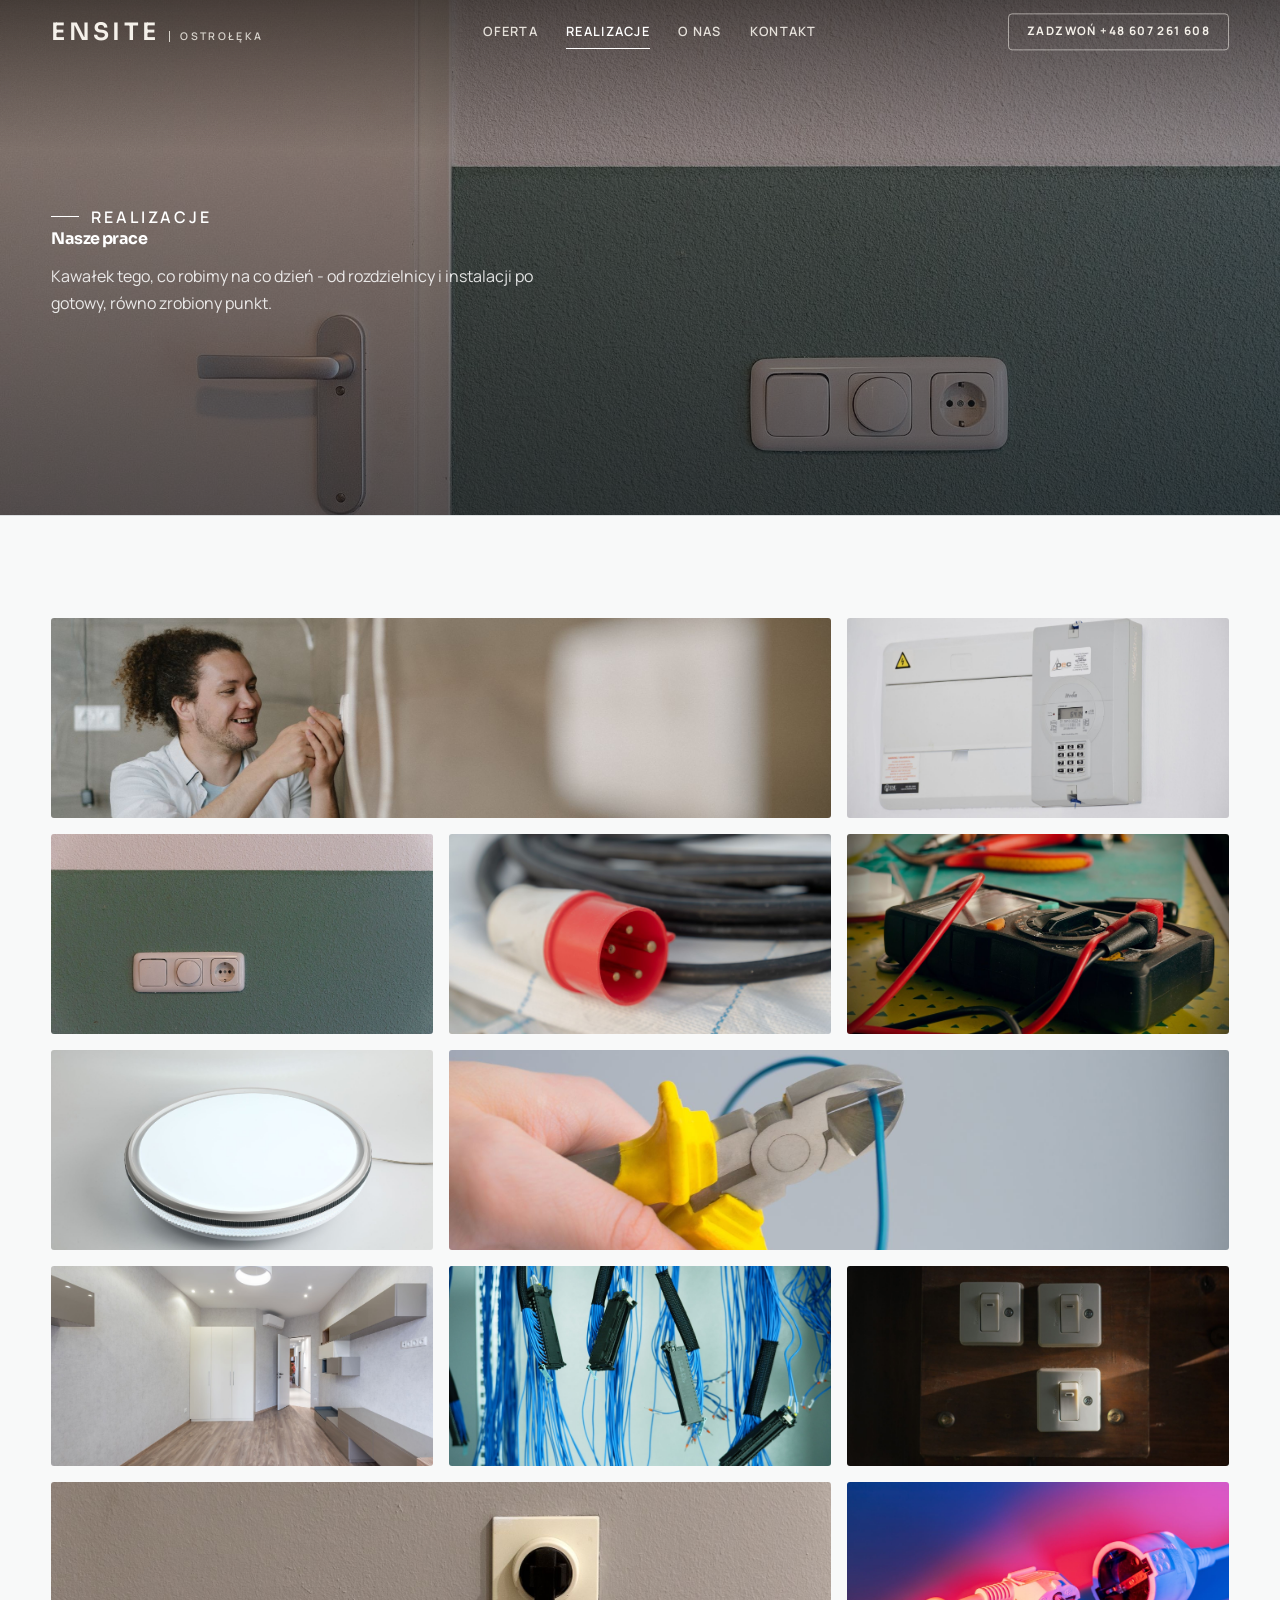
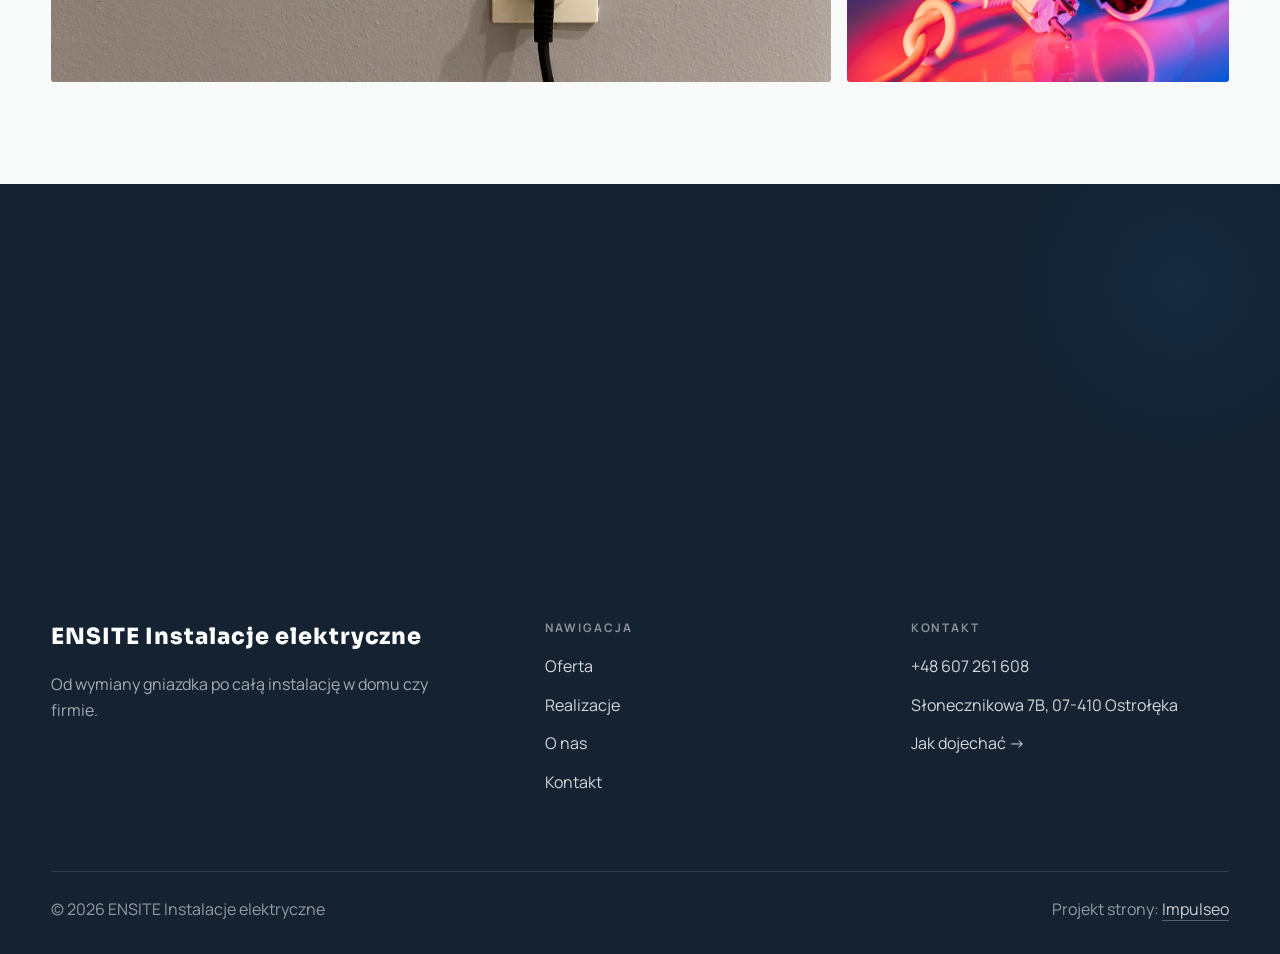
<file: realizacje.html>
<!DOCTYPE html>
<html lang="pl">
<head>
<meta charset="UTF-8">
<meta name="viewport" content="width=device-width, initial-scale=1.0">
<title>Realizacje - ENSITE Instalacje elektryczne</title>
<meta name="description" content="Realizacje ENSITE Instalacje elektryczne: Instalacja i podłączenie, Rozdzielnica, Osprzęt i gniazda, Przyłącze i prace zewnętrzne, Pomiary i sprawdzenia">
<link rel="preconnect" href="https://fonts.googleapis.com">
<link rel="preconnect" href="https://fonts.gstatic.com" crossorigin>
<link href="https://fonts.googleapis.com/css2?family=Sora:wght@600;700;800&family=Manrope:wght@400;500;600&display=swap" rel="stylesheet">
<link rel="stylesheet" href="assets/styles.css">
</head>
<body>

<header class="nav">
  <div class="wrap nav-inner">
    <a class="brand" href="index.html"><span class="name">ENSITE</span><span class="sub">Ostrołęka</span></a>
    <nav class="nav-links">
      <a href="oferta.html">Oferta</a>
      <a href="realizacje.html" class="active">Realizacje</a>
      <a href="o-nas.html">O nas</a>
      <a href="kontakt.html">Kontakt</a>
      <a href="tel:+48607261608" class="btn btn-accent">Zadzwoń +48 607 261 608</a>
    </nav>
    <button class="nav-toggle" aria-label="Menu"><span></span><span></span><span></span></button>
  </div>
</header>

<section class="pagehead">
  <img src="img/g9.jpg" alt="ENSITE Instalacje elektryczne - Nasze prace">
  <div class="wrap">
    <span class="eyebrow">Realizacje</span>
    <h1>Nasze prace</h1>
    <p>Kawałek tego, co robimy na co dzień - od rozdzielnicy i instalacji po gotowy, równo zrobiony punkt.</p>
  </div>
</section>
<section>
  <div class="wrap">
    <div class="gallery">
      <div class="tile t-two3 reveal"><img src="img/g1.jpg" alt="Instalacja i podłączenie" loading="lazy"><div class="cap">Instalacja i podłączenie</div></div>
      <div class="tile t-third reveal"><img src="img/g2.jpg" alt="Rozdzielnica" loading="lazy"><div class="cap">Rozdzielnica</div></div>
      <div class="tile t-third reveal"><img src="img/g3.jpg" alt="Osprzęt i gniazda" loading="lazy"><div class="cap">Osprzęt i gniazda</div></div>
      <div class="tile t-third reveal"><img src="img/g4.jpg" alt="Przyłącze i prace zewnętrzne" loading="lazy"><div class="cap">Przyłącze i prace zewnętrzne</div></div>
      <div class="tile t-third reveal"><img src="img/g5.jpg" alt="Pomiary i sprawdzenia" loading="lazy"><div class="cap">Pomiary i sprawdzenia</div></div>
      <div class="tile t-third reveal"><img src="img/g6.jpg" alt="Oświetlenie wnętrza" loading="lazy"><div class="cap">Oświetlenie wnętrza</div></div>
      <div class="tile t-two3 reveal"><img src="img/g7.jpg" alt="ENSITE Instalacje elektryczne" loading="lazy"></div>
      <div class="tile t-third reveal"><img src="img/g8.jpg" alt="ENSITE Instalacje elektryczne" loading="lazy"></div>
      <div class="tile t-third reveal"><img src="img/g10.jpg" alt="ENSITE Instalacje elektryczne" loading="lazy"></div>
      <div class="tile t-third reveal"><img src="img/g11.jpg" alt="ENSITE Instalacje elektryczne" loading="lazy"></div>
      <div class="tile t-two3 reveal"><img src="img/g12.jpg" alt="ENSITE Instalacje elektryczne" loading="lazy"></div>
      <div class="tile t-third reveal"><img src="img/g13.jpg" alt="ENSITE Instalacje elektryczne" loading="lazy"></div>
    </div>
  </div>
</section>
<section class="cta">
  <div class="wrap">
    <div class="reveal">
      <span class="eyebrow">Współpraca</span>
      <h2>Spodobały Ci się nasze prace?</h2>
      <p>Opowiedz, co trzeba zrobić - przygotujemy wycenę dopasowaną do potrzeb.</p>
    </div>
    <div class="cta-actions reveal">
      <a href="kontakt.html" class="btn btn-light">Zapytaj o wycenę <span class="arr">→</span></a>
      <a href="tel:+48607261608" class="btn btn-ghost" style="color:#fff;border-color:rgba(255,255,255,.3)">+48 607 261 608</a>
    </div>
  </div>
</section>

<footer>
  <div class="wrap">
    <div class="foot-grid">
      <div class="foot-brand">
        <div class="name">ENSITE Instalacje elektryczne</div>
        <p>Od wymiany gniazdka po całą instalację w domu czy firmie.</p>
      </div>
      <div class="foot-col">
        <h4>Nawigacja</h4>
        <a href="oferta.html">Oferta</a>
        <a href="realizacje.html">Realizacje</a>
        <a href="o-nas.html">O nas</a>
        <a href="kontakt.html">Kontakt</a>
      </div>
      <div class="foot-col">
        <h4>Kontakt</h4>
        <a href="tel:+48607261608">+48 607 261 608</a>
        <p>Słonecznikowa 7B, 07-410 Ostrołęka</p>
        <a href="https://maps.google.com/?cid=1458077893119664187&g_mp=CiVnb29nbGUubWFwcy5wbGFjZXMudjEuUGxhY2VzLkdldFBsYWNlEAIYBCAA" target="_blank" rel="noopener">Jak dojechać →</a>
      </div>
    </div>
    <div class="foot-bot">
      <span>© 2026 ENSITE Instalacje elektryczne</span>
      <span>Projekt strony: <a class="foot-credit" href="https://impulseo.pl" target="_blank" rel="noopener">Impulseo</a></span>
    </div>
  </div>
</footer>
<div class="sticky-call"><a class="sc-call" href="tel:+48607261608"><svg class="ico-tel" width="16" height="16" viewBox="0 0 24 24" fill="none" aria-hidden="true"><path d="M6.6 10.8a15.5 15.5 0 0 0 6.6 6.6l2.2-2.2a1 1 0 0 1 1-.24 11.4 11.4 0 0 0 3.6.58 1 1 0 0 1 1 1V20a1 1 0 0 1-1 1A17 17 0 0 1 3 4a1 1 0 0 1 1-1h3.5a1 1 0 0 1 1 1c0 1.25.2 2.46.58 3.6a1 1 0 0 1-.25 1l-2.23 2.2Z" fill="currentColor"/></svg> Zadzwoń</a><a class="sc-quote" href="kontakt.html">Bezpłatna wycena</a></div>

<script src="assets/main.js"></script>
</body>
</html>
</file>
<file: assets/styles.css>
/* ============================================================
   STOLBASZ — premium, architektoniczny B2B fit-out
   Jasna paleta, zero brązu. System wg premium-web-craft.
   Projekt strony: Impulseo (impulseo.pl)
   ============================================================ */

:root{
  /* PALETA — jasna, architektoniczna, chłodna */
  --paper:#f5f7fa;          /* główne tło */
  --paper-2:#e7edf3;        /* sekcje alternatywne (chłodny jasny szary) */
  --paper-3:#e7edf3;        /* delikatne wypełnienia */
  --ink:#142231;            /* tekst główny — chłodny grafit */
  --ink-soft:#2c3e52;       /* nagłówki drugorzędne */
  --muted:#697785;          /* tekst poboczny */
  --line:rgba(20,34,49,.12);/* hairline */
  --accent:#e8a00c;         /* stonowany petrol-slate — jedyny akcent */
  --accent-d:#c47f06;
  --accent-soft:rgba(232,160,12,.10);
  --dark:#142231;           /* sekcje ciemne (stopka/CTA) */

  /* ODSTĘPY — skala 4/8 */
  --space-1:4px; --space-2:8px; --space-3:12px; --space-4:16px; --space-5:24px;
  --space-6:32px; --space-7:48px; --space-8:64px; --space-9:96px; --space-10:128px;

  /* TYPOGRAFIA — fluid clamp() */
  --text-sm:clamp(.82rem,.8rem+.1vw,.9rem);
  --text-base:clamp(1rem,.97rem+.15vw,1.1rem);
  --text-lg:clamp(1.12rem,1.05rem+.3vw,1.3rem);
  --text-h3:clamp(1.2rem,1.1rem+.5vw,1.5rem);
  --text-h2:clamp(1.9rem,1.5rem+1.9vw,2.8rem);
  --text-h1:clamp(2.6rem,1.9rem+3.6vw,4.6rem);

  /* PROMIENIE — architektoniczne, raczej ostre */
  --r-sm:3px; --r-md:6px; --r-lg:10px;

  /* RUCH */
  --ease:cubic-bezier(.25,.46,.45,.94); --dur:.24s;

  /* CIENIE — miękkie, warstwowe */
  --sh-sm:0 1px 2px rgba(16,24,32,.04), 0 2px 8px rgba(16,24,32,.05);
  --sh-md:0 2px 6px rgba(16,24,32,.05), 0 12px 28px -8px rgba(16,24,32,.12);
  --sh-lg:0 6px 14px rgba(16,24,32,.07), 0 26px 56px -18px rgba(16,24,32,.22);

  --hairline:1px solid var(--line);

  --font-display:'Sora','Manrope',sans-serif;
  --font-body:'Manrope',sans-serif;
}

*{box-sizing:border-box;margin:0;padding:0}
html{scroll-behavior:smooth}
body{
  font-family:var(--font-body);
  font-size:var(--text-base);
  line-height:1.65;
  color:var(--ink);
  background:var(--paper);
  -webkit-font-smoothing:antialiased;
  text-rendering:optimizeLegibility;
}
img{max-width:100%;display:block}
a{color:inherit;text-decoration:none}

.wrap{width:min(92%,1180px);margin-inline:auto}
section{padding-block:clamp(52px,6.5vw,96px)}

h1,h2,h3{font-family:var(--font-display);font-weight:700;line-height:1.08;letter-spacing:-.02em;color:var(--ink)}
h1{font-size:var(--text-h1);letter-spacing:-.035em}
h2{font-size:var(--text-h2);letter-spacing:-.025em}
h3{font-size:var(--text-h3)}
p{max-width:65ch}

.eyebrow{
  font-family:var(--font-body);
  font-size:var(--text-sm);
  font-weight:600;
  letter-spacing:.18em;
  text-transform:uppercase;
  color:var(--accent);
  display:inline-flex;align-items:center;gap:var(--space-3);
}
.eyebrow::before{content:"";width:28px;height:1px;background:var(--accent);display:inline-block}

.muted{color:var(--muted)}
.lead{font-size:var(--text-lg);line-height:1.55;color:var(--ink-soft);max-width:50ch}

/* ---------- BUTTONS ---------- */
.btn{
  display:inline-flex;align-items:center;gap:var(--space-2);
  font-weight:600;font-size:var(--text-sm);letter-spacing:.02em;
  padding:var(--space-4) var(--space-6);
  border-radius:var(--r-sm);
  transition:transform var(--dur) var(--ease),box-shadow var(--dur) var(--ease),background var(--dur) var(--ease);
  cursor:pointer;border:1px solid transparent;
}
.btn-accent{background:var(--accent);color:#fff;box-shadow:var(--sh-sm)}
.btn-accent:hover{background:var(--accent-d);transform:translateY(-2px);box-shadow:var(--sh-md)}
.btn-accent:active{transform:translateY(0);box-shadow:var(--sh-sm)}
.btn-ghost{background:transparent;color:var(--ink);border-color:var(--line)}
.btn-ghost:hover{border-color:var(--accent);color:var(--accent);transform:translateY(-2px)}
.btn-light{background:#fff;color:var(--ink);box-shadow:var(--sh-sm)}
.btn-light:hover{transform:translateY(-2px);box-shadow:var(--sh-md)}
.btn .arr{transition:transform var(--dur) var(--ease)}
.btn:hover .arr{transform:translateX(4px)}

/* ---------- NAV ---------- */
.nav{
  position:sticky;top:0;z-index:50;
  background:color-mix(in srgb,var(--paper) 88%,transparent);
  backdrop-filter:saturate(140%) blur(10px);
  border-bottom:var(--hairline);
}
.nav-inner{display:flex;align-items:center;justify-content:space-between;height:72px}
.brand{display:flex;flex-direction:column;line-height:1}
.brand .name{font-family:var(--font-display);font-weight:800;font-size:1.35rem;letter-spacing:.04em}
.brand .sub{font-size:.62rem;letter-spacing:.34em;text-transform:uppercase;color:var(--muted);margin-top:5px}
.nav-links{display:flex;align-items:center;gap:var(--space-6)}
.nav-links a{font-size:var(--text-sm);font-weight:500;color:var(--ink-soft);position:relative;padding-block:4px;transition:color var(--dur) var(--ease)}
.nav-links a::after{content:"";position:absolute;left:0;bottom:0;width:0;height:1.5px;background:var(--accent);transition:width var(--dur) var(--ease)}
.nav-links a:hover,.nav-links a.active{color:var(--ink)}
.nav-links a:hover::after,.nav-links a.active::after{width:100%}
.nav-links .btn{padding:var(--space-2) var(--space-5)}
/* przyciski w nav: właściwy kolor (przebij .nav-links a) + bez podkreślenia */
.nav-links a.btn-accent{color:#fff}
.nav-links a.btn-ghost,.nav-links a.btn-light{color:var(--ink)}
.nav-links a.btn::after{display:none}
.nav-toggle{display:none;background:none;border:none;cursor:pointer;flex-direction:column;gap:5px;padding:8px}
.nav-toggle span{width:24px;height:2px;background:var(--ink);transition:var(--dur)}

/* ---------- HERO (split) ---------- */
.hero{position:relative;overflow:hidden;border-bottom:var(--hairline)}
.hero-grid{display:grid;grid-template-columns:1.05fr .95fr;gap:clamp(24px,4vw,60px);align-items:center;
  padding-block:clamp(36px,4.5vw,64px)}
.hero-copy .eyebrow{margin-bottom:var(--space-5)}
.hero-copy h1{margin-bottom:var(--space-5)}
.hero-copy .lead{margin-bottom:var(--space-7)}
.hero-actions{display:flex;flex-wrap:wrap;gap:var(--space-4)}
.hero-art{position:relative;aspect-ratio:4/3;border-radius:var(--r-lg);overflow:hidden;box-shadow:var(--sh-lg)}
.hero-art img{width:100%;height:100%;object-fit:cover}
.hero-art::after{content:"";position:absolute;inset:0;background:linear-gradient(180deg,transparent 55%,rgba(18,24,28,.28))}
.hero-badge{position:absolute;left:var(--space-5);bottom:var(--space-5);z-index:2;
  background:rgba(252,252,251,.94);backdrop-filter:blur(4px);
  border-radius:var(--r-md);padding:var(--space-4) var(--space-5);box-shadow:var(--sh-md);max-width:78%}
.hero-badge strong{display:block;font-family:var(--font-display);font-size:1rem;letter-spacing:-.01em}
.hero-badge span{font-size:var(--text-sm);color:var(--muted)}

/* ---------- HERO duży / kinowy (strona główna) ---------- */
.hero-cine{position:relative;min-height:clamp(560px,82vh,840px);min-height:clamp(560px,82svh,840px);display:flex;align-items:center;overflow:hidden;border-bottom:var(--hairline)}
.hero-cine>img{position:absolute;inset:0;width:100%;height:100%;object-fit:cover;z-index:0}
.hero-cine::after{content:"";position:absolute;inset:0;z-index:1;
  background:linear-gradient(95deg,rgba(13,18,23,.86) 0%,rgba(13,18,23,.64) 32%,rgba(13,18,23,.24) 62%,rgba(13,18,23,.04) 100%)}
.hero-cine .wrap{position:relative;z-index:2;padding-block:var(--space-8)}
.hero-cine .hero-copy{max-width:660px}
.hero-cine .eyebrow{color:#fff;margin-bottom:var(--space-5)}
.hero-cine .eyebrow::before{background:#fff}
.hero-cine h1{color:#fff;margin-bottom:var(--space-5);font-size:clamp(2.9rem,2rem+4.4vw,5.2rem)}
.hero-cine .lead{color:rgba(255,255,255,.92);max-width:48ch;margin-bottom:var(--space-7)}
.hero-cine .hero-actions{display:flex;flex-wrap:wrap;gap:var(--space-4)}
@media(max-width:680px){
  .hero-cine{min-height:clamp(520px,76vh,640px);min-height:clamp(520px,76svh,640px);align-items:flex-end}
  .hero-cine::after{background:linear-gradient(0deg,rgba(13,18,23,.9) 6%,rgba(13,18,23,.45) 55%,rgba(13,18,23,.25) 100%)}
  .hero-cine .wrap{padding-bottom:var(--space-9)}
}

/* full-bleed hero variant (podstrony) */
.pagehead{position:relative;min-height:46vh;min-height:46svh;display:flex;align-items:flex-end;overflow:hidden;border-bottom:var(--hairline)}
.pagehead img{position:absolute;inset:0;width:100%;height:100%;object-fit:cover}
.pagehead::after{content:"";position:absolute;inset:0;background:linear-gradient(180deg,rgba(18,24,28,.25),rgba(18,24,28,.62))}
.pagehead .wrap{position:relative;z-index:2;padding-block:var(--space-9);color:#fff}
.pagehead h1{color:#fff;max-width:18ch}
.pagehead .eyebrow{color:#fff}
.pagehead .eyebrow::before{background:#fff}
.pagehead p{color:rgba(255,255,255,.86);margin-top:var(--space-4);max-width:54ch}

/* ---------- STRIP (pasek skrótów / liczby) ---------- */
.strip{background:var(--dark);color:#fff}
.strip .wrap{display:grid;grid-template-columns:repeat(4,1fr);gap:var(--space-6);padding-block:var(--space-8)}
.strip .item .k{font-family:var(--font-display);font-size:clamp(1.6rem,1.2rem+1.4vw,2.4rem);font-weight:800;letter-spacing:-.02em;color:#fff}
.strip .item .v{font-size:var(--text-sm);color:rgba(255,255,255,.66);margin-top:var(--space-2);line-height:1.45}
.strip .item{border-left:2px solid var(--accent);padding-left:var(--space-5)}

/* ---------- SECTION HEAD ---------- */
.head{max-width:48rem;margin-bottom:var(--space-8)}
.head.center{margin-inline:auto;text-align:center}
.head .eyebrow{margin-bottom:var(--space-4)}
.head h2{margin-bottom:var(--space-4)}
.head p{color:var(--muted);font-size:var(--text-lg);line-height:1.55}
.head.center p{margin-inline:auto}

/* ---------- INTRO SPLIT ---------- */
.split{display:grid;grid-template-columns:.92fr 1.08fr;gap:clamp(28px,5vw,80px);align-items:center}
.split.rev{grid-template-columns:1.08fr .92fr}
.split.rev .split-art{order:-1}
.split-art{position:relative;aspect-ratio:5/4;border-radius:var(--r-lg);overflow:hidden;box-shadow:var(--sh-lg)}
.split-art img{width:100%;height:100%;object-fit:cover}
.split-copy h2{margin-bottom:var(--space-5)}
.split-copy p+p{margin-top:var(--space-4)}
.split-copy .btn{margin-top:var(--space-6)}

/* ---------- SERVICES (zakres) ---------- */
.svc-grid{display:grid;grid-template-columns:repeat(auto-fit,minmax(280px,1fr));gap:var(--space-5)}
.svc{background:#fff;border:var(--hairline);border-radius:var(--r-md);padding:var(--space-7) var(--space-6);
  transition:transform var(--dur) var(--ease),box-shadow var(--dur) var(--ease),border-color var(--dur) var(--ease);
  position:relative;overflow:hidden}
.svc::before{content:"";position:absolute;left:0;top:0;width:3px;height:0;background:var(--accent);transition:height var(--dur) var(--ease)}
.svc:hover{transform:translateY(-4px);box-shadow:var(--sh-md);border-color:transparent}
.svc:hover::before{height:100%}
.svc .ic{font-family:var(--font-display);font-size:.8rem;font-weight:700;letter-spacing:.12em;color:var(--accent);margin-bottom:var(--space-4)}
.svc h3{margin-bottom:var(--space-3);font-size:1.22rem}
.svc p{color:var(--muted);font-size:var(--text-base);line-height:1.6}

/* big detailed service rows */
.svc-row{display:grid;grid-template-columns:.8fr 1.2fr;gap:clamp(20px,4vw,60px);align-items:center;padding-block:var(--space-8)}
.svc-row+.svc-row{border-top:var(--hairline)}
.svc-row.rev{grid-template-columns:1.2fr .8fr}
.svc-row.rev .svc-row-art{order:-1}
.svc-row-art{aspect-ratio:4/3;border-radius:var(--r-md);overflow:hidden;box-shadow:var(--sh-md)}
.svc-row-art img{width:100%;height:100%;object-fit:cover}
.svc-row h3{font-size:1.5rem;margin-bottom:var(--space-4)}
.svc-row .num{font-family:var(--font-display);font-size:.85rem;font-weight:700;letter-spacing:.14em;color:var(--accent);display:block;margin-bottom:var(--space-3)}
.svc-row ul{list-style:none;margin-top:var(--space-4);display:flex;flex-direction:column;gap:var(--space-2)}
.svc-row li{position:relative;padding-left:var(--space-5);color:var(--muted);font-size:var(--text-base)}
.svc-row li::before{content:"";position:absolute;left:0;top:.62em;width:8px;height:1px;background:var(--accent)}

/* ---------- GALLERY (realizacje) ---------- */
.gallery{display:grid;grid-template-columns:repeat(12,1fr);gap:var(--space-4);grid-auto-rows:200px}
/* GALERIA MASONRY — pionowe zdjęcia (portrety beauty/wellness) bez przycinania: kolumny, height auto */
.gallery-masonry{column-count:3;column-gap:var(--space-4)}
@media(max-width:900px){.gallery-masonry{column-count:2}}
@media(max-width:560px){.gallery-masonry{column-count:1}}
.gallery-masonry .m-tile{break-inside:avoid;margin:0 0 var(--space-4);padding:0;position:relative;overflow:hidden;border-radius:var(--r-md);border:1px solid var(--line)}
.gallery-masonry .m-tile img{width:100%;height:auto;display:block}
.gallery-masonry .m-tile .cap{position:absolute;left:0;right:0;bottom:0;padding:var(--space-4);color:#fff;background:linear-gradient(0deg,rgba(0,0,0,.55),transparent);font-size:var(--text-sm)}
.gallery-masonry .m-tile .cap small{display:block;font-weight:400;opacity:.78;letter-spacing:.04em;text-transform:uppercase;font-size:.66rem;margin-top:3px}
.tile{position:relative;overflow:hidden;border-radius:var(--r-md);box-shadow:var(--sh-sm);
  transition:transform var(--dur) var(--ease),box-shadow var(--dur) var(--ease)}
.tile img{width:100%;height:100%;object-fit:cover;transition:transform .6s var(--ease)}
.tile:hover{box-shadow:var(--sh-md)}
.tile:hover img{transform:scale(1.05)}
.tile .cap{position:absolute;left:0;right:0;bottom:0;padding:var(--space-5) var(--space-4) var(--space-4);
  background:linear-gradient(transparent,rgba(18,24,28,.78));color:#fff;
  font-size:var(--text-sm);font-weight:600;letter-spacing:.01em;
  opacity:0;transform:translateY(8px);transition:var(--dur) var(--ease)}
.tile:hover .cap{opacity:1;transform:translateY(0)}
.tile .cap small{display:block;font-weight:400;opacity:.78;letter-spacing:.04em;text-transform:uppercase;font-size:.66rem;margin-top:3px}
/* bento spans */
.t-wide{grid-column:span 6}
.t-tall{grid-column:span 6;grid-row:span 2}
.t-std{grid-column:span 6}
.t-third{grid-column:span 4}
.t-two3{grid-column:span 8}

/* ---------- TRUST / WIARYGODNOŚĆ ---------- */
.trust{background:var(--paper-2)}
.trust-grid{display:grid;grid-template-columns:repeat(auto-fit,minmax(240px,1fr));gap:var(--space-5);margin-top:var(--space-7)}
.trust-card{background:#fff;border-radius:var(--r-md);padding:var(--space-7) var(--space-6);box-shadow:var(--sh-sm);border-top:3px solid var(--accent)}
.trust-card .big{font-family:var(--font-display);font-size:clamp(1.8rem,1.3rem+1.6vw,2.6rem);font-weight:800;letter-spacing:-.02em;color:var(--ink);line-height:1}
.trust-card h3{font-size:1.12rem;margin:var(--space-3) 0 var(--space-2)}
.trust-card p{color:var(--muted);font-size:var(--text-base);line-height:1.55}

/* ---------- CTA band ---------- */
.cta{background:var(--dark);color:#fff;position:relative;overflow:hidden}
.cta .wrap{display:grid;grid-template-columns:1.4fr .6fr;gap:var(--space-7);align-items:center;position:relative;z-index:2}
.cta h2{color:#fff;max-width:20ch}
.cta p{color:rgba(255,255,255,.74);margin-top:var(--space-4)}
.cta-actions{display:flex;flex-direction:column;gap:var(--space-3);align-items:flex-start}
.cta::before{content:"";position:absolute;right:-80px;top:-80px;width:360px;height:360px;border-radius:50%;
  background:radial-gradient(circle,var(--accent-soft),transparent 70%)}

/* ---------- CONTACT ---------- */
.contact-grid{display:grid;grid-template-columns:.85fr 1.15fr;gap:clamp(28px,4vw,56px);align-items:start}
.info-list{display:flex;flex-direction:column;gap:var(--space-2)}
.info-row{display:flex;gap:var(--space-4);align-items:flex-start;padding-block:var(--space-4);border-bottom:var(--hairline)}
.info-row .ic{flex:none;width:42px;height:42px;display:grid;place-items:center;border-radius:50%;
  background:var(--accent-soft);color:var(--accent);font-size:1.05rem}
.info-row .lbl{font-size:.72rem;letter-spacing:.14em;text-transform:uppercase;color:var(--muted)}
.info-row .val{font-weight:600;font-size:var(--text-base);margin-top:2px}
.info-row a.val:hover{color:var(--accent)}
.map{border:none;border-radius:var(--r-lg);box-shadow:var(--sh-md);width:100%;height:100%;min-height:380px;filter:grayscale(.2) contrast(1.02)}
.form{background:#fff;border:var(--hairline);border-radius:var(--r-lg);padding:clamp(24px,3vw,40px);box-shadow:var(--sh-sm)}
.form .fld{margin-bottom:var(--space-5)}
.form label{display:block;font-size:var(--text-sm);font-weight:600;margin-bottom:var(--space-2)}
.form input,.form textarea{width:100%;font-family:inherit;font-size:var(--text-base);color:var(--ink);
  padding:var(--space-4);border:var(--hairline);border-radius:var(--r-sm);background:var(--paper);transition:border-color var(--dur)}
.form input:focus,.form textarea:focus{outline:none;border-color:var(--accent);background:#fff}
.form textarea{resize:vertical;min-height:120px}
.form .note{font-size:var(--text-sm);color:var(--muted);margin-top:var(--space-3)}

/* ---------- FOOTER ---------- */
footer{background:var(--dark);color:#fff;padding-block:var(--space-9) var(--space-6)}
.foot-grid{display:grid;grid-template-columns:1.4fr 1fr 1fr;gap:var(--space-7);margin-bottom:var(--space-8)}
.foot-brand .name{font-family:var(--font-display);font-weight:800;font-size:1.4rem;letter-spacing:.04em}
.foot-brand p{color:rgba(255,255,255,.62);margin-top:var(--space-4);font-size:var(--text-base);max-width:38ch}
.foot-col h4{font-size:.74rem;letter-spacing:.16em;text-transform:uppercase;color:rgba(255,255,255,.5);margin-bottom:var(--space-4)}
.foot-col a,.foot-col p{display:block;color:rgba(255,255,255,.82);font-size:var(--text-base);margin-bottom:var(--space-3)}
.foot-col a:hover{color:#fff}
.foot-bot{border-top:1px solid rgba(255,255,255,.12);padding-top:var(--space-5);display:flex;justify-content:space-between;flex-wrap:wrap;gap:var(--space-3);
  font-size:var(--text-sm);color:rgba(255,255,255,.55)}
.foot-bot a:hover{color:#fff}

/* ---------- REVEAL ---------- */
.reveal{opacity:0;transform:translateY(22px);transition:opacity .6s var(--ease),transform .6s var(--ease)}
.reveal.in{opacity:1;transform:none}

/* ---------- RESPONSIVE ---------- */
@media(max-width:920px){
  .hero-grid,.split,.split.rev,.svc-row,.svc-row.rev,.cta .wrap,.contact-grid,.foot-grid{grid-template-columns:1fr}
  .split.rev .split-art,.svc-row.rev .svc-row-art{order:0}
  .hero-art{aspect-ratio:16/10;max-height:420px}
  .strip .wrap{grid-template-columns:repeat(2,1fr);gap:var(--space-7)}
  .gallery{grid-auto-rows:180px}
  .t-wide,.t-tall,.t-std,.t-third,.t-two3{grid-column:span 6}
  .t-tall{grid-row:span 1}
  .cta-actions{flex-direction:row;flex-wrap:wrap}
  .foot-grid{gap:var(--space-6)}
}
@media(max-width:680px){
  .nav-links{position:fixed;inset:72px 0 auto 0;background:var(--paper);flex-direction:column;align-items:stretch;
    gap:0;padding:var(--space-4) 6%;border-bottom:var(--hairline);box-shadow:var(--sh-md);
    transform:translateY(-120%);transition:transform var(--dur) var(--ease)}
  .nav-links.open{transform:translateY(0)}
  .nav-links a{padding-block:var(--space-4);border-bottom:var(--hairline)}
  .nav-links .btn{margin-top:var(--space-3);justify-content:center}
  .nav-toggle{display:flex}
  .strip .wrap{grid-template-columns:1fr}
  .gallery{grid-template-columns:repeat(6,1fr)}
  .foot-grid{grid-template-columns:1fr}
}
@media(prefers-reduced-motion:reduce){
  *{animation-duration:.01ms!important;transition:none!important}
  .reveal{opacity:1!important;transform:none!important}
  html{scroll-behavior:auto}
}

/* ============================================================
   PREMIUM LAYER — destylat deep-researchu branż (anty-AI, spokój).
   Zmienne STOLBASZ (--accent/--ink/--paper/--line/--dark). Ruch ledwo
   zauważalny, krzywa cubic-bezier(.16,.84,.44,1); prefers-reduced-motion
   pokryte blanketem wyżej. Karty hairline zamiast cieni = #1 sygnał „nie-AI".
   ============================================================ */

/* więcej oddechu między sekcjami (liderzy: 110-130px) */
section{padding-block:clamp(64px,8vw,128px)}

/* 1) Aksamitny reveal — dłuższa, miękka krzywa zamiast „skoku" */
.reveal{transition:opacity .9s cubic-bezier(.16,.84,.44,1),transform .9s cubic-bezier(.16,.84,.44,1);will-change:opacity,transform}
/* stagger TYLKO w galerii (tam pozycja = porządek dzieci) */
.gallery .reveal:nth-child(2){transition-delay:.07s}
.gallery .reveal:nth-child(3){transition-delay:.14s}
.gallery .reveal:nth-child(4){transition-delay:.21s}
.gallery .reveal:nth-child(5){transition-delay:.28s}
.gallery .reveal:nth-child(6){transition-delay:.35s}

/* 2) Hero STATYCZNY na .hero-cine — Ken Burns CAŁKIEM WYŁĄCZONY 26.06 (3. zgłoszenie Szymona).
   GENEZA: animowanie scale na <img> hero z teksturami (cegły/framugi) re-samplinguje obraz
   klatka po klatce → na części ekranów drobne drganie/shimmer = „heroshot się trzęsie".
   translateY usunięto wcześniej, scale-only + will-change/GPU NIE wystarczyły do GWARANCJI gładkości.
   Krzysztof zażądał pewności („make sure, że błąd się nie pojawi") > efekt. Zero animacji = 0% drgania.
   Delikatny zoom zostaje TYLKO w pełnoekranowych hero gastro/studio (hg-bg/hs-bg — tło, inny
   mechanizm, chwalone, nigdy nie zgłaszane). NIE wracać do KB na .hero-cine bez realnego testu
   na sprzęcie klienta — to ryzyko regresji „trzęsienia”. */
/* BEZPIECZNY "wow" na hero = jednorazowy FADE-IN (opacity), nie zoom.
   opacity nie dotyka bitmapy → gładkie na KAŻDYM zdjęciu/ekranie/GPU, zero ryzyka migotania.
   Geometryczny ruch (scale/translate) na .hero-cine jest ZAKAZANY (bramka pilnuje). */
@keyframes heroFade{from{opacity:0}to{opacity:1}}
.hero-cine>img{transform:none;animation:heroFade 1.1s ease-out both}

/* 3) Akcentowy hairline pod nagłówkiem sekcji, który „rysuje się" przy wejściu */
.head h2{position:relative;padding-bottom:18px}
.head h2::after{content:"";position:absolute;left:0;bottom:0;height:1px;width:0;background:var(--accent);transition:width 1s cubic-bezier(.16,.84,.44,1) .15s}
.head.center h2::after{left:50%;transform:translateX(-50%)}
.head.reveal.in h2::after,.head.center.reveal.in h2::after{width:54px}

/* 4) Karty HAIRLINE zamiast cieni/zaokrągleń (najmocniejszy anty-AI detal) */
.svc{background:transparent;border:1px solid var(--line);border-radius:var(--r-sm);box-shadow:none}
.svc:hover{box-shadow:none;border-color:var(--accent);transform:translateY(-3px)}
.trust-card{background:transparent;box-shadow:none;border:1px solid var(--line);border-top:2px solid var(--accent);border-radius:var(--r-sm)}
.tile{box-shadow:none;border-radius:var(--r-sm)}
.tile:hover{box-shadow:none}

/* 5) Sticky-nav kondensuje się po przewinięciu (sygnał dopracowania) */
.nav{transition:box-shadow .4s ease,background .4s ease}
.nav.is-stuck{box-shadow:0 1px 0 var(--line),0 14px 30px -24px rgba(0,0,0,.45)}
.nav-inner{transition:height .35s var(--ease)}
.nav.is-stuck .nav-inner{height:60px}

/* 6) MANIFESTO — pełnoekranowy cytat-bohater (zastępuje generyczne „Dlaczego my") */
.manifesto{background:var(--paper-2);text-align:center}
.manifesto .wrap{max-width:60rem}
.manifesto p{font-family:var(--font-display);font-style:italic;font-size:clamp(1.6rem,1rem+2.4vw,2.8rem);line-height:1.32;color:var(--ink-soft);margin-inline:auto;max-width:26ch;position:relative;padding-top:var(--space-8)}
.manifesto p::before{content:"";position:absolute;top:0;left:50%;transform:translateX(-50%);width:54px;height:1px;background:var(--accent)}
.manifesto p span{color:var(--accent);font-style:italic}

/* 7) GATEWAYS — 3 duże bramy-zdjęcia (zamiast paska menu usług) */
.gateways{display:grid;grid-template-columns:repeat(3,1fr);gap:var(--space-4)}
.gateway{position:relative;aspect-ratio:3/4;overflow:hidden;border-radius:var(--r-sm);display:block}
.gateway img{width:100%;height:100%;object-fit:cover;transition:transform .8s var(--ease),filter .5s var(--ease)}
.gateway::after{content:"";position:absolute;inset:0;background:linear-gradient(180deg,transparent 38%,rgba(18,24,28,.74))}
.gateway:hover img{transform:scale(1.05);filter:brightness(1.05)}
.gateway .g-ttl{position:absolute;left:0;right:0;bottom:0;z-index:2;padding:var(--space-6) var(--space-5);color:#fff;font-family:var(--font-display);font-size:1.45rem;letter-spacing:-.01em;line-height:1.15}
.gateway .g-ttl small{display:block;font-family:var(--font-body);font-size:var(--text-sm);font-weight:400;opacity:.82;letter-spacing:.03em;margin-top:5px}
@media(max-width:760px){.gateways{grid-template-columns:1fr}.gateway{aspect-ratio:16/10}}

/* 8) LOGO klienta w nagłówku (gdy podane --logo) */
/* 52px domyślnie (feedback Bartka 06.07.2026: 40px ginęło, uwaga padła 3x; ~56px sprawdzone na żywym demie anna-borowiec-makeup) */
.brand-logo{height:64px;width:auto;max-width:300px;object-fit:contain;display:block}
.nav.is-stuck .brand-logo{height:52px}
@media(max-width:680px){.brand-logo{height:46px;max-width:210px}}

/* === rodzina: fachowcy === */
/* ============================================================
   RODZINA: FACHOWCY (hydraulik/elektryk/remont/brukarstwo/ogrodzenia)
   Doklejane NA WIERZCH base.css. Dziedziczy paletę/fonty skórki (trade/elektryk).
   Filozofia: telefon-bohater + zaufanie + „bezpłatna wycena". Spokój, nie krzyk.
   (count-up i podwójny iframe mapy świadomie pominięte - krytyka blueprintu.)
   ============================================================ */

/* --- PROCES - oś „jak pracujemy" (podpis rodziny, czego nie ma w meblach) --- */
.proces{background:var(--paper-2)}
.proces-line{list-style:none;display:grid;grid-template-columns:repeat(4,1fr);gap:var(--space-5);position:relative;margin:0;padding:0}
.proces-line li{position:relative;padding-top:var(--space-7)}
.proces-line li::before{content:"";position:absolute;top:14px;left:0;right:0;height:1px;background:var(--line)}
.proces-line li:last-child::before{right:50%}
.proces-line li:first-child::before{left:50%}
.proces-line li::after{content:"";position:absolute;top:9px;left:calc(50% - 6px);width:11px;height:11px;border-radius:50%;background:var(--accent);box-shadow:0 0 0 4px var(--paper-2)}
.proces-line .pno{font-family:var(--font-display);font-weight:800;font-size:1.5rem;color:var(--accent);letter-spacing:-.02em;display:block;margin-bottom:var(--space-3);text-align:center}
.proces-line h3{font-size:1.1rem;margin-bottom:var(--space-2);text-align:center}
.proces-line p{color:var(--muted);font-size:var(--text-sm);line-height:1.5;text-align:center;max-width:26ch;margin-inline:auto}
@media(max-width:820px){
  .proces-line{grid-template-columns:1fr;gap:0}
  .proces-line li{padding:var(--space-5) 0 var(--space-5) var(--space-7)}
  .proces-line li::before{left:5px;right:auto;top:0;bottom:0;width:1px;height:auto}
  .proces-line li:first-child::before,.proces-line li:last-child::before{left:5px;right:auto}
  .proces-line li::after{top:var(--space-6);left:0}
  .proces-line .pno,.proces-line h3,.proces-line p{text-align:left;margin-inline:0}
}

/* --- OBSZAR DZIAŁANIA - lokalność (chipy z REALNEGO miasta, bez drugiego iframe) --- */
.obszar .head{text-align:center;margin-inline:auto}
.obszar .head .eyebrow{justify-content:center}
.obszar-list{list-style:none;display:flex;flex-wrap:wrap;justify-content:center;gap:var(--space-3);margin:0;padding:0;max-width:60rem;margin-inline:auto}
.obszar-list li{border:1px solid var(--line);border-radius:999px;padding:var(--space-2) var(--space-5);
  font-size:var(--text-sm);font-weight:600;color:var(--ink-soft);transition:border-color .24s var(--ease),color .24s var(--ease)}
.obszar-list li:hover{border-color:var(--accent);color:var(--accent)}
.obszar-list li.is-home{background:var(--accent);border-color:var(--accent);color:#fff}

/* --- STICKY-CALL - dolny pasek mobile (najważniejszy konwerter tej rodziny) --- */
.sticky-call{display:none}
@media(max-width:820px){
  .sticky-call{display:grid;grid-template-columns:1fr 1fr;gap:1px;position:fixed;left:0;right:0;bottom:0;z-index:90;
    background:var(--line);box-shadow:0 -6px 20px -10px rgba(0,0,0,.4)}
  .sticky-call a{padding:15px 8px;text-align:center;font-weight:700;font-size:.95rem;letter-spacing:.01em}
  .sc-call{background:var(--accent);color:#fff}
  .sc-quote{background:var(--paper);color:var(--ink)}
  body{padding-bottom:56px}
}

/* --- Blok „Awaria? Dzwoń” (opcjonalny, hydraulik/elektryk) --- */
.awaria{background:var(--dark);color:#fff}
.awaria .wrap{display:flex;flex-wrap:wrap;align-items:center;justify-content:space-between;gap:var(--space-5);padding-block:var(--space-7)}
.awaria h3{color:#fff;font-size:clamp(1.3rem,1rem+1.2vw,1.8rem)}
.awaria p{color:rgba(255,255,255,.72);margin-top:var(--space-2)}
.awaria .btn-accent{white-space:nowrap}

/* === CERTYFIKATY / CZYM PRACUJEMY (gated: renderuje sie tylko gdy brief poda certy/marki/gwarancja) - mocny lever dla dekarzy === */
.auto-marki .marki-list{display:flex;flex-wrap:wrap;justify-content:center;gap:clamp(.8rem,2.5vw,1.6rem);list-style:none;margin:var(--space-7) 0 0;padding:0}
.auto-marki .marki-list li{font-family:var(--font-display);text-transform:uppercase;letter-spacing:.12em;font-weight:600;
  font-size:clamp(.82rem,1.5vw,1rem);color:var(--ink-soft);padding:.5rem 1rem;border:1px solid var(--line);border-radius:var(--r-sm)}
.marki-gwar{text-align:center;color:var(--muted);font-size:var(--text-sm);margin-top:var(--space-6)}

/* ============================================================
   FAZA 3 - OSOBNY UKŁAD FACHOWCY (research wf_e4ed63db + krytyka z policzonym WCAG). Doklejane na wierzch.
   Tożsamość: ZAUFANIE + DUŻY TELEFON + DOWÓD. Dwublok hero (zdjęcie | lity panel), bezpośrednio, solidnie.
   ============================================================ */

/* --- P0 KONTRAST: bursztyn jako TEKST na jasnym = 2.0 FAIL (policzone). Naprawy (bursztyn->ciemny tekst / ink). --- */
.btn-accent{color:#14171c}                                  /* bursztyn + ciemny tekst = 8.28 PASS */
.sticky-call .sc-call{color:#14171c}                        /* sticky bursztyn + ciemny tekst */
.obszar-list li.is-home{background:var(--ink);border-color:var(--ink);color:#fff}  /* było bursztyn+biel 2.17 -> ink+biel 16.29 */
.proces-line .pno{color:var(--ink-soft)}                    /* numery procesu: było bursztyn 2.0 -> ink-soft (czytelne); kropka osi zostaje bursztyn (grafika) */

/* --- Ikona telefonu (uzywana w hero hf-phone-num; nav styluje silnik NAV NOBU) --- */
.ico-tel{vertical-align:-2px;margin-right:.3em}

/* === HERO FACHOWCY: dwublok (zdjęcie | lity panel ink). Zdjęcie = PIERWSZE dziecko (blur-guard + mobilny stack). STATYCZNE. === */
.hero-fach{display:grid;grid-template-columns:1fr minmax(0,46%);min-height:clamp(540px,76vh,740px);min-height:clamp(540px,76svh,740px)}
.hf-photo{width:100%;height:100%;object-fit:cover;display:block;background:var(--paper-2)}  /* img = PIERWSZE dziecko sekcji (blur-guard); EAGER, bez animacji (zero janku) */
.hf-panel{order:-1;background:var(--ink);color:#fff;display:flex;flex-direction:column;justify-content:center;
  padding:clamp(2.2rem,5vw,4.5rem) clamp(1.6rem,4vw,3.6rem)}
.hf-kicker{font-family:var(--font-display);font-weight:700;text-transform:uppercase;letter-spacing:.14em;
  font-size:clamp(.74rem,1.4vw,.9rem);color:var(--accent)}
.hf-title{color:#fff;font-family:var(--font-display);font-weight:800;line-height:1.05;letter-spacing:-.01em;
  font-size:clamp(1.9rem,1.4rem+2vw,3rem);margin:var(--space-3) 0 var(--space-5)}
.hf-phone{display:inline-flex;flex-direction:column;gap:.15rem;margin-bottom:var(--space-5);width:fit-content}
.hf-phone-lab{font-size:.74rem;text-transform:uppercase;letter-spacing:.14em;color:rgba(255,255,255,.66)}
.hf-phone-num{font-family:var(--font-display);font-weight:800;color:#fff;font-variant-numeric:tabular-nums;white-space:nowrap;
  font-size:clamp(2rem,1.4rem+2.2vw,2.9rem);line-height:1;display:inline-flex;align-items:center}
.hf-phone-num .ico-tel{width:.7em;height:.7em;color:var(--accent);margin-right:.35em}   /* ikona bursztyn, cyfry białe */
.hf-phone:hover .hf-phone-num{color:var(--accent)}
.hf-actions{display:flex;flex-wrap:wrap;gap:var(--space-3)}
.hf-ghost{color:#fff;border-color:rgba(255,255,255,.45)}
.hf-trust{margin-top:var(--space-5);padding-top:var(--space-4);border-top:1px solid rgba(255,255,255,.16);
  color:rgba(255,255,255,.82);font-weight:600;font-size:var(--text-sm);letter-spacing:.01em}
@media(max-width:820px){
  .hero-fach{grid-template-columns:1fr;min-height:0}
  .hf-photo{aspect-ratio:16/10}
  .hf-panel{order:0;padding-block:clamp(2rem,7vw,3rem)}     /* DOM-order: zdjęcie na górze, panel pod */
}

/* === PROMISE BAR: zawsze-obecna sygnatura usługowa (anty recon-collapse) === */
.fach-promise{background:var(--paper-2);border-bottom:var(--hairline);padding-block:0}
.fach-promise .wrap{padding-block:var(--space-4)}
.fp-row{list-style:none;margin:0;padding:0;display:flex;flex-wrap:wrap;justify-content:center;align-items:center;gap:clamp(.6rem,2.4vw,2rem)}
.fp-row li{font-family:var(--font-display);font-weight:700;text-transform:uppercase;letter-spacing:.08em;
  font-size:clamp(.72rem,1.3vw,.85rem);color:var(--ink-soft);display:flex;align-items:center}
.fp-row li:not(:last-child)::after{content:"";width:6px;height:6px;border-radius:50%;background:var(--accent);margin-left:clamp(.6rem,2.4vw,2rem)}

/* === TRUST BAR (gated): jasne pasmo, cyfry INK (NIE bursztyn=2.0 FAIL), bursztyn jako kreska pod liczbą === */
.trust-bar{background:var(--paper);border-bottom:var(--hairline)}
.trust-bar .wrap{display:flex;flex-wrap:wrap;align-items:center;justify-content:center;gap:clamp(1rem,3vw,2.6rem);padding-block:var(--space-7)}
.tb-stats{display:flex;flex-wrap:wrap;gap:clamp(1rem,3vw,2.6rem)}
.tb-stat{display:flex;flex-direction:column;align-items:center;text-align:center;padding-bottom:var(--space-2);border-bottom:3px solid var(--accent)}
.tb-num{font-family:var(--font-display);font-weight:800;font-size:clamp(2rem,3vw,2.8rem);line-height:1;color:var(--ink);font-variant-numeric:tabular-nums}
.tb-lab{font-size:.74rem;text-transform:uppercase;letter-spacing:.08em;color:var(--muted);margin-top:.3rem}
.tb-google{font-weight:700;color:var(--ink);font-size:var(--text-base);background:var(--paper-2);border:var(--hairline);border-radius:999px;padding:.5rem 1.1rem;font-variant-numeric:tabular-nums}
.tb-seal{font-family:var(--font-display);font-weight:700;text-transform:uppercase;letter-spacing:.06em;font-size:.85rem;
  color:var(--ink);border:1px solid var(--accent);border-radius:var(--r-sm);padding:.5rem 1rem}

/* === LISTA USŁUG (zamiast bram-nastrojowych): konkret "co + zakres + wycena" === */
.fach-uslugi .fu-list{list-style:none;margin:var(--space-8) 0 0;padding:0;display:flex;flex-direction:column}
.fu-row{display:grid;grid-template-columns:minmax(11rem,1fr) 2fr auto;gap:clamp(1rem,3vw,2.5rem);align-items:center;
  padding-block:var(--space-5);border-top:1px solid var(--line)}
.fu-row:last-child{border-bottom:1px solid var(--line)}
.fu-name{font-family:var(--font-display);font-weight:700;font-size:1.15rem;color:var(--ink)}
.fu-desc{color:var(--muted);font-size:var(--text-sm);line-height:1.55}
.fu-cta{font-weight:700;font-size:var(--text-sm);color:var(--accent-d);white-space:nowrap}
.fu-cta:hover{color:var(--ink)}
@media(max-width:760px){.fu-row{grid-template-columns:1fr;gap:var(--space-2)}.fu-cta{justify-self:start}}

/* === OPINIE (gated): realne cytaty z reconu === */
.opinie-grid{display:grid;grid-template-columns:repeat(auto-fit,minmax(16rem,1fr));gap:var(--space-6);margin-top:var(--space-8)}
.op-card{margin:0;background:var(--paper);border:1px solid var(--line);border-radius:var(--r-md);padding:var(--space-6);display:flex;flex-direction:column;gap:var(--space-3)}
.op-star{color:var(--accent-d);letter-spacing:.1em;font-size:.95rem}
.op-card blockquote{margin:0;color:var(--ink-soft);font-size:var(--text-base);line-height:1.6}
.op-autor{font-family:var(--font-display);font-weight:700;color:var(--ink);font-size:.95rem}

/* === SUWAK PRZED/PO (kopia z auto.css - CSS nie dziedziczy się między rodzinami; krytyka 5b) === */
.auto-ba .ba-slider{position:relative;--ba-pos:50%;max-width:62rem;margin:var(--space-8) auto 0;aspect-ratio:16/9;
  overflow:hidden;border-radius:var(--r-sm);border:1px solid var(--line);touch-action:none;user-select:none;cursor:ew-resize}
.ba-slider img{position:absolute;inset:0;width:100%;height:100%;object-fit:cover;display:block}
.ba-before-wrap{position:absolute;inset:0;clip-path:inset(0 calc(100% - var(--ba-pos)) 0 0)}
.ba-lab{position:absolute;top:var(--space-4);z-index:3;font-family:var(--font-display);text-transform:uppercase;
  letter-spacing:.1em;font-size:.7rem;color:#fff;background:rgba(10,12,15,.6);padding:.3rem .6rem;border-radius:2px}
.ba-lab-l{left:var(--space-4)}
.ba-lab-r{right:var(--space-4)}
.ba-handle{position:absolute;top:0;bottom:0;left:var(--ba-pos);width:2px;background:var(--accent);transform:translateX(-1px);z-index:4;pointer-events:none}
.ba-handle span{position:absolute;top:50%;left:50%;transform:translate(-50%,-50%);width:38px;height:38px;border-radius:50%;
  background:var(--accent);box-shadow:0 2px 12px rgba(0,0,0,.4);display:flex;align-items:center;justify-content:center}
.ba-handle span::before,.ba-handle span::after{content:"";position:absolute;width:0;height:0;border-block:5px solid transparent}
.ba-handle span::before{left:9px;border-right:6px solid #14171c}
.ba-handle span::after{right:9px;border-left:6px solid #14171c}
.ba-podpis{text-align:center;color:var(--muted);font-size:var(--text-sm);margin-top:var(--space-5)}

/* === NAV NOBU (silnik): fachowcy === */
.nav{position:fixed;left:0;right:0;backdrop-filter:none;border-bottom:1px solid transparent;z-index:100;transition:transform .35s var(--ease),background .35s ease,box-shadow .35s ease}
.nav.nav-hidden{transform:translateY(-100%)}
.nav.is-stuck{background:transparent;box-shadow:none;border-bottom-color:transparent}
.nav.is-stuck .nav-inner{height:64px}
.nav .brand{flex-direction:row;align-items:baseline;gap:.6rem;line-height:1}
.nav .brand .name{font-family:var(--font-display);font-weight:600;font-size:1.5rem;text-transform:uppercase;letter-spacing:.14em}
.nav .brand .sub{margin-top:0;padding-left:.65rem;border-left:1px solid currentColor;font-size:.66rem;font-weight:600;letter-spacing:.22em;text-transform:uppercase}
.nav .nav-links a{font-size:.8rem;font-weight:600;text-transform:uppercase;letter-spacing:.1em;padding-block:6px}
.nav .nav-links a::after{height:1px}
.nav .nav-links a.btn-accent{font-size:.73rem;font-weight:700;text-transform:uppercase;letter-spacing:.12em;padding:.5rem 1.1rem;border-radius:4px;box-shadow:none}
.nav .nav-links a.btn-accent:hover{transform:none;box-shadow:none}
.nav .nav-links a.btn-accent{background:var(--accent);border:1px solid var(--accent);color:#14171c}
.nav .nav-links a.btn-accent:hover{background:var(--accent);border-color:var(--accent);color:#14171c;filter:brightness(1.07)}
.nav{background:transparent}
.nav::after{content:"";position:absolute;left:0;right:0;top:0;height:150px;z-index:-1;pointer-events:none;transition:opacity .35s ease;background:linear-gradient(180deg,rgba(8,6,4,.55) 0%,rgba(8,6,4,0) 100%)}
.nav.nav-solid::after{opacity:0}
.nav .brand .name{color:#f5f1ea}
.nav .brand .sub{color:rgba(245,241,234,.82)}
.nav .nav-links a:not(.btn-accent){color:rgba(245,241,234,.9)}
.nav .nav-links a:not(.btn-accent):hover,.nav .nav-links a.active:not(.btn-accent){color:#fff}
.nav .nav-links a:not(.btn-accent)::after{background:#fff}
.nav .nav-toggle span{background:#f5f1ea}
.nav.nav-solid{background:color-mix(in srgb,var(--paper) 94%,transparent);backdrop-filter:saturate(140%) blur(10px);border-bottom:var(--hairline)}
.nav.nav-solid .brand .name{color:var(--ink)}
.nav.nav-solid .brand .sub{color:var(--accent-d)}
.nav.nav-solid .nav-links a:not(.btn-accent){color:var(--ink-soft)}
.nav.nav-solid .nav-links a:not(.btn-accent):hover,.nav.nav-solid .nav-links a.active:not(.btn-accent){color:var(--ink)}
.nav.nav-solid .nav-links a:not(.btn-accent)::after{background:var(--accent-d)}
.nav.nav-solid .nav-toggle span{background:var(--ink)}
.nav.nav-solid.nav-hidden{background:transparent;box-shadow:none;border-bottom-color:transparent}
@media(min-width:681px){
.nav .nav-inner{position:relative;height:64px}
.nav .nav-links{flex:1;justify-content:center;gap:clamp(1rem,2.2vw,1.9rem);padding-right:12rem}
.nav .nav-links a.btn-accent{position:absolute;right:0;top:50%;transform:translateY(-50%);margin:0}
.nav:not(.nav-solid) .nav-links a.btn-accent{background:transparent;border-color:rgba(245,241,234,.55);color:#f5f1ea}
.nav:not(.nav-solid) .nav-links a.btn-accent:hover{background:var(--accent);border-color:var(--accent);color:#14171c;transform:translateY(-50%)}
}
@media(max-width:680px){
.nav .nav-links:not(.open){transform:translateY(-160%);visibility:hidden}
.nav .nav-links.open{visibility:visible}
.nav .brand .name{font-size:1.12rem;letter-spacing:.1em}
.nav .brand .sub{display:none}
.nav .brand{min-width:0;overflow:hidden}
.nav .nav-links{background:var(--paper)}
.nav .nav-links a:not(.btn-accent){color:var(--ink-soft)}
.nav .nav-links a:not(.btn-accent):hover,.nav .nav-links a.active:not(.btn-accent){color:var(--ink)}
}

/* === auto-paleta ze zdjęć klienta (dopasowanie do estetyki socials) === */
:root{--accent:#2B70B6;--accent-d:#1D5791;--accent-soft:rgba(43,112,182,0.10);--paper:#F8F9F9;--paper-2:#EDEEEF;--paper-3:#E5E7E8;}

/* === HERO-FIT (29.07.2026) — hero DOPASOWUJE SIĘ do wysokości okna =========================
   Zgłoszenie K. 29.07: na jego laptopie przyciski CTA w hero były ucięte dolną krawędzią
   (Modern House). Pomiar headless (1512x879 → realny widok 792 px): dolna krawędź CTA
   wypadała 123 px POD ekranem. Nawet przy maksymalnym oknie (982) było -20 px.

   DLACZEGO POPRZEDNI FIX NIE DZIAŁAŁ: 27.07 dołożyliśmy @media(max-height:820px) — próg.
   Widok K. ma ~792-895 px, czyli TUŻ NAD progiem → reguła w ogóle się nie włączała.
   Progi są kruche: każdy inny laptop/dok/pasek zakładek przesuwa granicę.

   ROZWIĄZANIE: zero progów. Każdy rozmiar, który decyduje o wysokości hero (typografia,
   odstępy, padding), dostaje `min(dotychczasowa-wartość, X svh)` — czyli na wysokim ekranie
   nic się nie zmienia, a im niższe okno, tym płynniej mniejsze. Treści NIE ucinamy.

   Doklejane na SAM KONIEC styles.css (po motion) → wygrywa kaskadę, nie rusza reguł w miejscu.
   Weryfikacja: tools-retrofit/measure_fold.py (mierzy zapas pod CTA dla 720/800/879/982). */

/* ---------- HERO KINOWY (strona główna, rodziny „editorial") ---------- */
.hero-cine .wrap{padding-block:min(var(--space-8),4svh)}
.hero-cine .eyebrow{margin-bottom:min(var(--space-5),2svh)}
.hero-cine h1{font-size:min(clamp(2.9rem,2rem + 4.4vw,5.2rem),7.6svh);
  margin-bottom:min(var(--space-5),2.4svh)}
.hero-cine .lead{font-size:min(1.125rem,2.3svh);line-height:1.55;
  margin-bottom:min(var(--space-7),3.2svh)}

/* ---------- HERO FACHOWCY — wariant A (pełny ekran) ---------- */
.hf-panel{padding-top:min(clamp(6.5rem,13vh,9rem),11svh);
  padding-bottom:min(clamp(2.6rem,6vh,3.6rem),4svh)}
.hf-title{font-size:min(clamp(2.3rem,1.6rem + 3.2vw,4.3rem),7svh);
  margin-top:min(var(--space-4),1.8svh);margin-bottom:min(var(--space-4),1.8svh)}
.hf-lead{font-size:min(1.18rem,2.3svh);line-height:1.5}
.hf-phone{margin-top:min(var(--space-6),2.8svh);margin-bottom:min(var(--space-5),2.2svh)}
.hf-phone-num{font-size:min(clamp(2rem,1.5rem + 2.4vw,3.05rem),5.2svh)}
.hf-trust{margin-top:min(var(--space-6),2.6svh);padding-top:min(var(--space-4),1.6svh)}

/* Telefon: tam liczy się czytelność, nie upychanie — skalowanie wysokością wyłączone,
   bo przy 844 px wysokości ekranu svh-limity zaczęłyby zmniejszać tekst bez potrzeby. */
@media(max-width:680px){
  .hero-cine h1{font-size:clamp(1.9rem,1.15rem + 4.4vw,2.7rem)}
  .hero-cine .lead{font-size:.98rem}
  .hf-title{font-size:clamp(2.1rem,1.6rem + 3.2vw,3rem)}
  .hf-lead{font-size:1rem}
  .hf-phone-num{font-size:clamp(1.9rem,1.5rem + 2.4vw,2.5rem)}
}
/* === /HERO-FIT === */


/* ====== IMPULSEO-FIX-20260731 ======================================================
   1) PODPIS w stopce jest teraz linkiem do impulseo.pl - ma być widocznie klikalny.
   2) ŻYWY NAGŁÓWEK: warstwa przenikających kadrów (.mt-hero-layer) miała z-index:1, więc
      lądowała NAD przyciemnieniem hero, a w rodzinie „fachowcy" nawet nad panelem z tekstem
      (.hf-panel nie miał własnego z-index). Efekt: przy zmianie zdjęcia napis znikał i wracał.
      Teraz warstwa idzie tam, gdzie zdjęcie tła (z-index:-2), a treść nagłówka dostaje twardy
      z-index:3. Zmieniają się WYŁĄCZNIE zdjęcia w tle - napis stoi nieruchomo.
      (hero-cine celowo pominięte: tam img ma z-index:0 i układ był poprawny.) */
.foot-bot a.foot-credit{color:rgba(255,255,255,.78);text-decoration:none;border-bottom:1px solid rgba(255,255,255,.28)}
.foot-bot a.foot-credit:hover{color:#fff;border-bottom-color:#fff}
.hero-fach > img.mt-hero-layer,.hero-gastro > img.mt-hero-layer,.hero-auto > img.mt-hero-layer,
.hero-dom > img.mt-hero-layer,.hero-studio > img.mt-hero-layer{z-index:-2}
.hf-panel,.hf-inner,.hd-panel,.hk-panel,.ha-inner,.hs-inner,.hg-inner{position:relative;z-index:3}
/* ====== koniec IMPULSEO-FIX-20260731 ====== */
</file>
